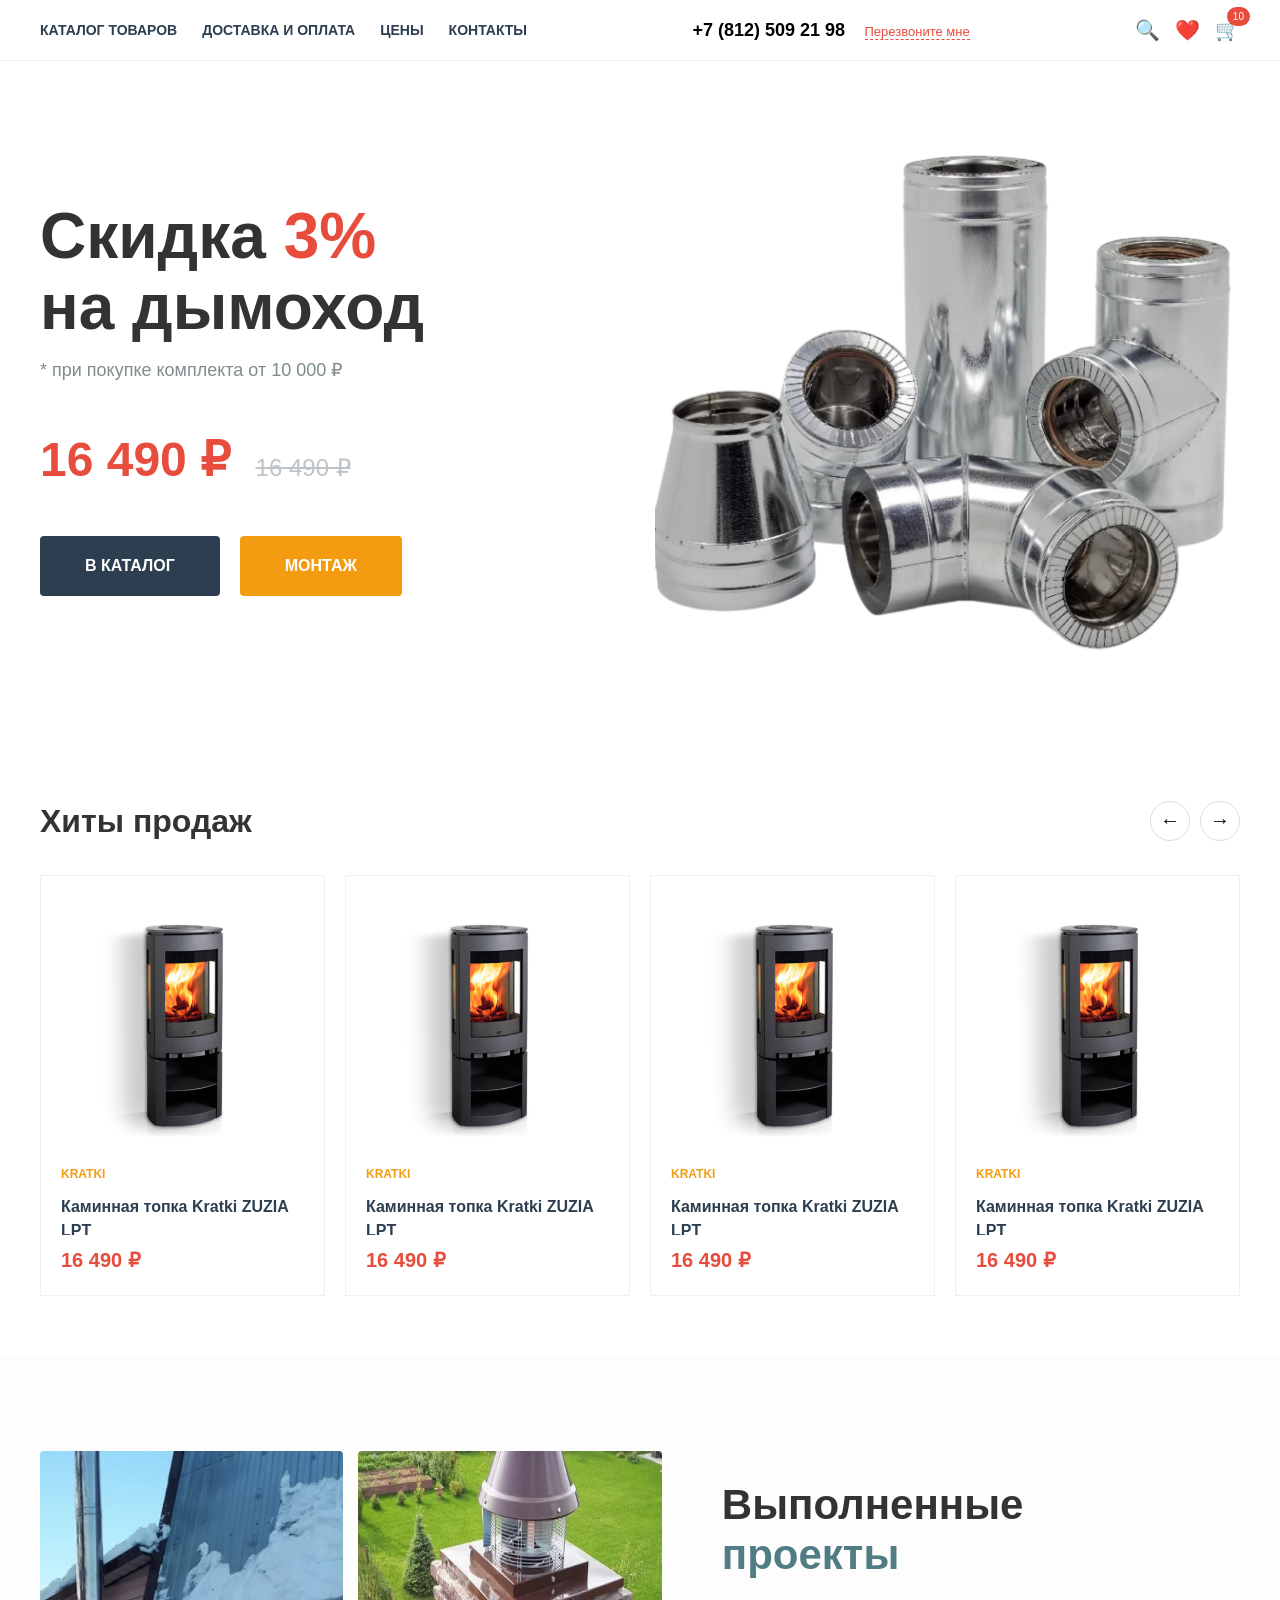
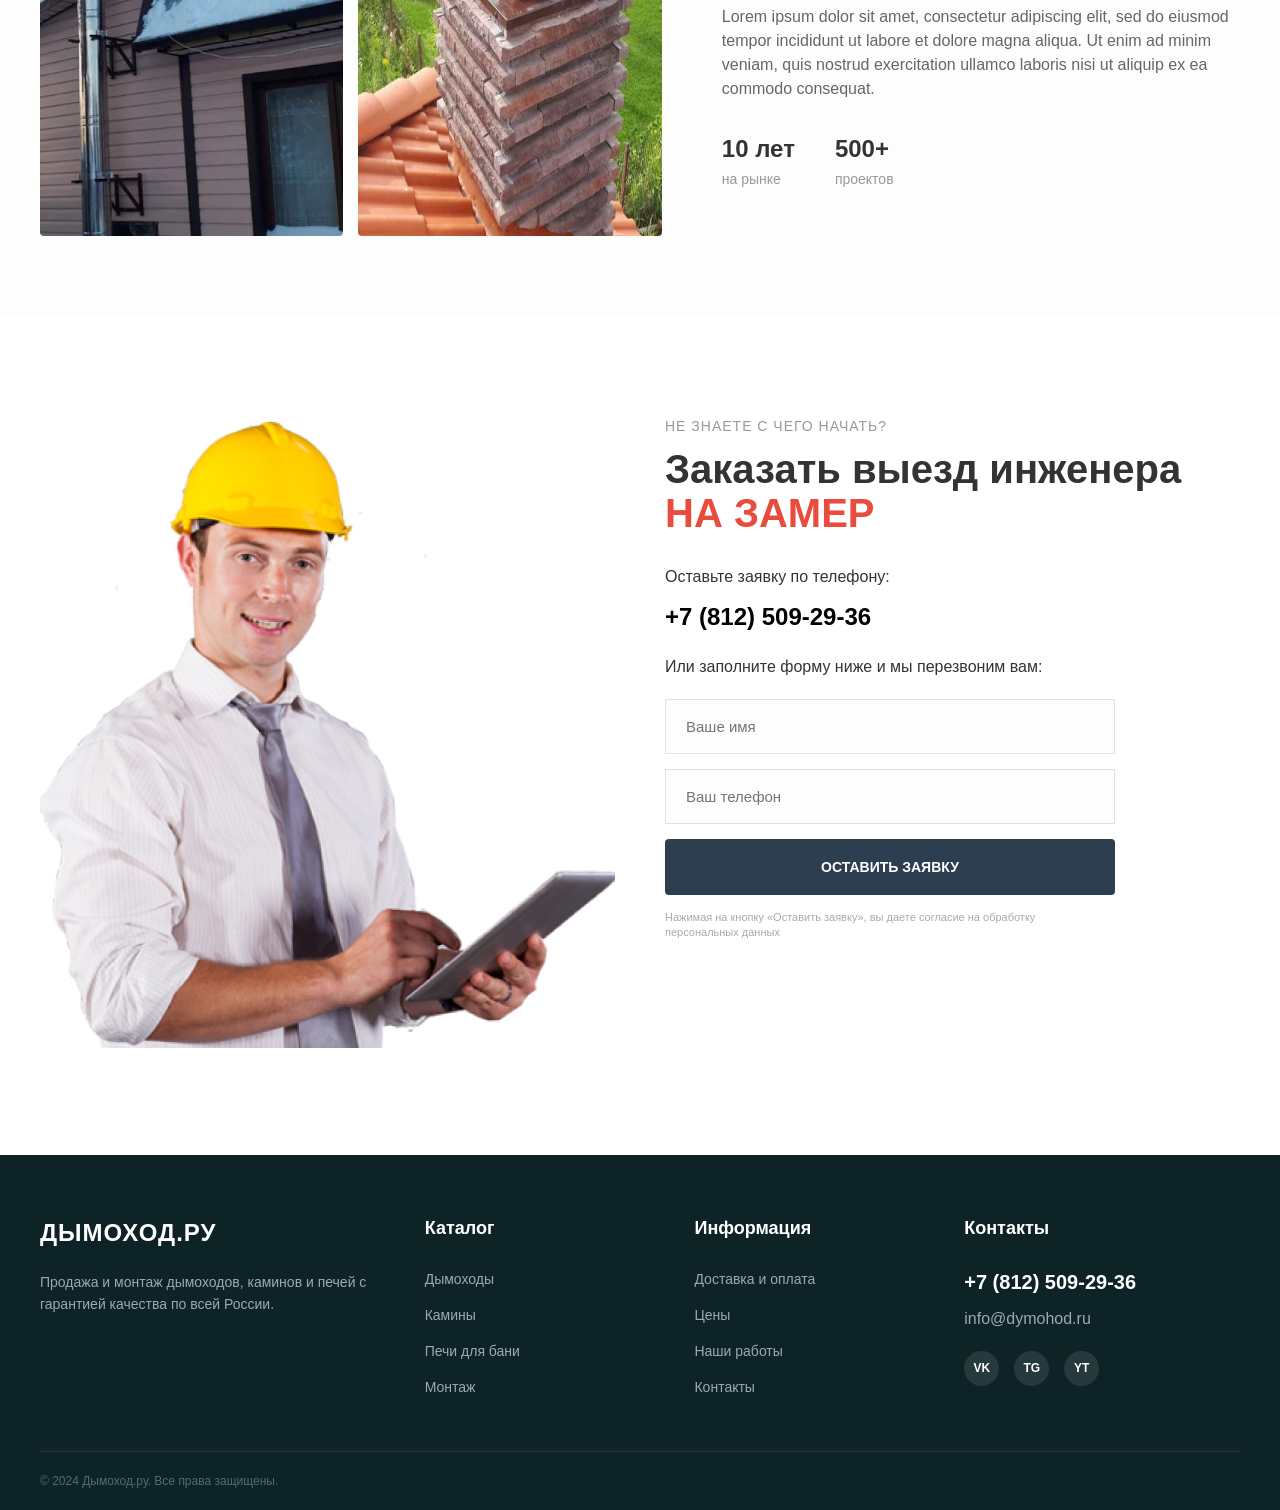
<file: PR1/index.html>
<!DOCTYPE html>
<html lang="ru">
<head>
    <meta charset="UTF-8">
    <meta name="viewport" content="width=device-width, initial-scale=1.0">
    <title>Дымоход.ру - Главная</title>
    <link rel="stylesheet" href="style.css">
</head>
<body>

    <header class="header">
        <div class="container header-row">
            <nav class="menu">
                <ul class="menu-list">
                    <li><a href="#">Каталог товаров</a></li>
                    <li><a href="#">Доставка и оплата</a></li>
                    <li><a href="#">Цены</a></li>
                    <li><a href="#">Контакты</a></li>
                </ul>
            </nav>

            <div class="header-contacts">
                <a href="tel:+78125092198" class="phone">+7 (812) 509 21 98</a>
                <button class="callback-btn">Перезвоните мне</button>
            </div>

            <div class="header-icons">
                <span class="icon">🔍</span>
                <span class="icon">❤️</span>
                <div class="cart-icon">
                    🛒 <span class="cart-count">10</span>
                </div>
            </div>
        </div>
    </header>

    <main class="hero">
        <div class="container hero-grid">
            
            <div class="hero-content">
                <h1 class="hero-title">Скидка <span class="accent-red">3%</span> <br> на дымоход</h1>
                <p class="hero-subtitle">* при покупке комплекта от 10 000 ₽</p>
                
                <div class="hero-price">
                    <span class="price-current">16 490 ₽</span>
                    <span class="price-old">16 490 ₽</span>
                </div>

                <div class="hero-actions">
                    <a href="#" class="btn btn-dark">в каталог</a>
                    <a href="#" class="btn btn-orange">монтаж</a>
                </div>
            </div>

            <div class="hero-visual">
                <img src="images/1.1.png" alt="Дымоход" class="hero-main-img">
            </div>

        </div>
    </main>
<section class="hits">
        <div class="container">
            <div class="hits-header">
                <h2 class="section-title">Хиты продаж</h2>
                <div class="slider-arrows">
                    <button class="arrow">←</button>
                    <button class="arrow">→</button>
                </div>
            </div>

            <div class="hits-grid">
                <div class="product-card">
                    <div class="product-img">
                        <img src="images/2.1.jpg" alt="Товар">
                    </div>
                    <div class="product-info">
                        <span class="product-brand">Kratki</span>
                        <h3 class="product-name">Каминная топка Kratki ZUZIA LPT</h3>
                        <p class="product-price">16 490 ₽</p>
                    </div>
                </div>

                <div class="product-card">
                <div class="product-img">
                <img src="images/2.1.jpg" alt="Товар">
                </div>
            <div   div class="product-info">
             <span class="product-brand">Kratki</span> <h3 class="product-name">Каминная топка Kratki ZUZIA LPT</h3>
         <p class="product-price">16 490 ₽</p> </div>
                </div>

                <div class="product-card">
                    <div class="product-img">
                        <img src="images/2.1.jpg" alt="Товар">
                    </div>
                    <div class="product-info">
                        <span class="product-brand">Kratki</span>
                        <h3 class="product-name">Каминная топка Kratki ZUZIA LPT</h3>
                        <p class="product-price">16 490 ₽</p>
                    </div>
                </div>

                <div class="product-card">
                    <div class="product-img">
                        <img src="images/2.1.jpg" alt="Товар">
                    </div>
                    <div class="product-info">
                        <span class="product-brand">Kratki</span>
                        <h3 class="product-name">Каминная топка Kratki ZUZIA LPT</h3>
                        <p class="product-price">16 490 ₽</p>
                    </div>
                </div>
            </div>
        </div>
    </section>
    <section class="projects">
        <div class="container projects-grid">
            
            <div class="projects-gallery">
                <div class="project-thumbs">
                    <img src="images/3.1.jpg" alt="Превью 1">
                    <img src="images/3.2.jpg" alt="Превью 2">
                </div>
            </div>

            <div class="projects-content">
                <h2 class="projects-title">Выполненные <br> <span class="accent-cyan">проекты</span></h2>
                <p class="projects-description">
                    Lorem ipsum dolor sit amet, consectetur adipiscing elit, sed do eiusmod tempor incididunt ut labore et dolore magna aliqua. Ut enim ad minim veniam, quis nostrud exercitation ullamco laboris nisi ut aliquip ex ea commodo consequat.
                </p>
                <div class="projects-info">
                    <div class="info-item">
                        <strong>10 лет</strong>
                        <span>на рынке</span>
                    </div>
                    <div class="info-item">
                        <strong>500+</strong>
                        <span>проектов</span>
                    </div>
                </div>
            </div>

        </div>
    </section>
<section class="zamer">
        <div class="container zamer-grid">
            
            <div class="zamer-visual">
                <img src="images/5.1.jpg" alt="Инженер" class="engineer-img">
            </div>

            <div class="zamer-content">
                <p class="zamer-uptitle">Не знаете с чего начать?</p>
                <h2 class="zamer-title">Заказать выезд инженера <br> <span class="accent-red">НА ЗАМЕР</span></h2>
                
                <p class="zamer-text">
                    Оставьте заявку по телефону: <br>
                    <a href="tel:+78125092936" class="zamer-phone">+7 (812) 509-29-36</a>
                </p>
                
                <p class="zamer-subtext">Или заполните форму ниже и мы перезвоним вам:</p>

                <form class="zamer-form">
                    <input type="text" placeholder="Ваше имя" class="input-field">
                    <input type="tel" placeholder="Ваш телефон" class="input-field">
                    <button type="submit" class="btn btn-dark">оставить заявку</button>
                </form>

                <p class="form-policy">
                    Нажимая на кнопку «Оставить заявку», вы даете согласие на обработку персональных данных
                </p>
            </div>

        </div>
    </section>
    <footer class="footer">
        <div class="container">
            <div class="footer-grid">
                
                <div class="footer-col">
                    <div class="footer-logo">ДЫМОХОД.РУ</div>
                    <p class="footer-about">Продажа и монтаж дымоходов, каминов и печей с гарантией качества по всей России.</p>
                </div>

                <div class="footer-col">
                    <h4 class="footer-title">Каталог</h4>
                    <ul class="footer-links">
                        <li><a href="#">Дымоходы</a></li>
                        <li><a href="#">Камины</a></li>
                        <li><a href="#">Печи для бани</a></li>
                        <li><a href="#">Монтаж</a></li>
                    </ul>
                </div>

                <div class="footer-col">
                    <h4 class="footer-title">Информация</h4>
                    <ul class="footer-links">
                        <li><a href="#">Доставка и оплата</a></li>
                        <li><a href="#">Цены</a></li>
                        <li><a href="#">Наши работы</a></li>
                        <li><a href="#">Контакты</a></li>
                    </ul>
                </div>

                <div class="footer-col">
                    <h4 class="footer-title">Контакты</h4>
                    <p class="footer-contact">+7 (812) 509-29-36</p>
                    <p class="footer-email">info@dymohod.ru</p>
                    <div class="footer-socials">
                        <a href="#" class="social-icon">VK</a>
                        <a href="#" class="social-icon">TG</a>
                        <a href="#" class="social-icon">YT</a>
                    </div>
                </div>

            </div>

            <div class="footer-bottom">
                <p>© 2024 Дымоход.ру. Все права защищены.</p>
            </div>
        </div>
    </footer>
</body>
</html>
</file>
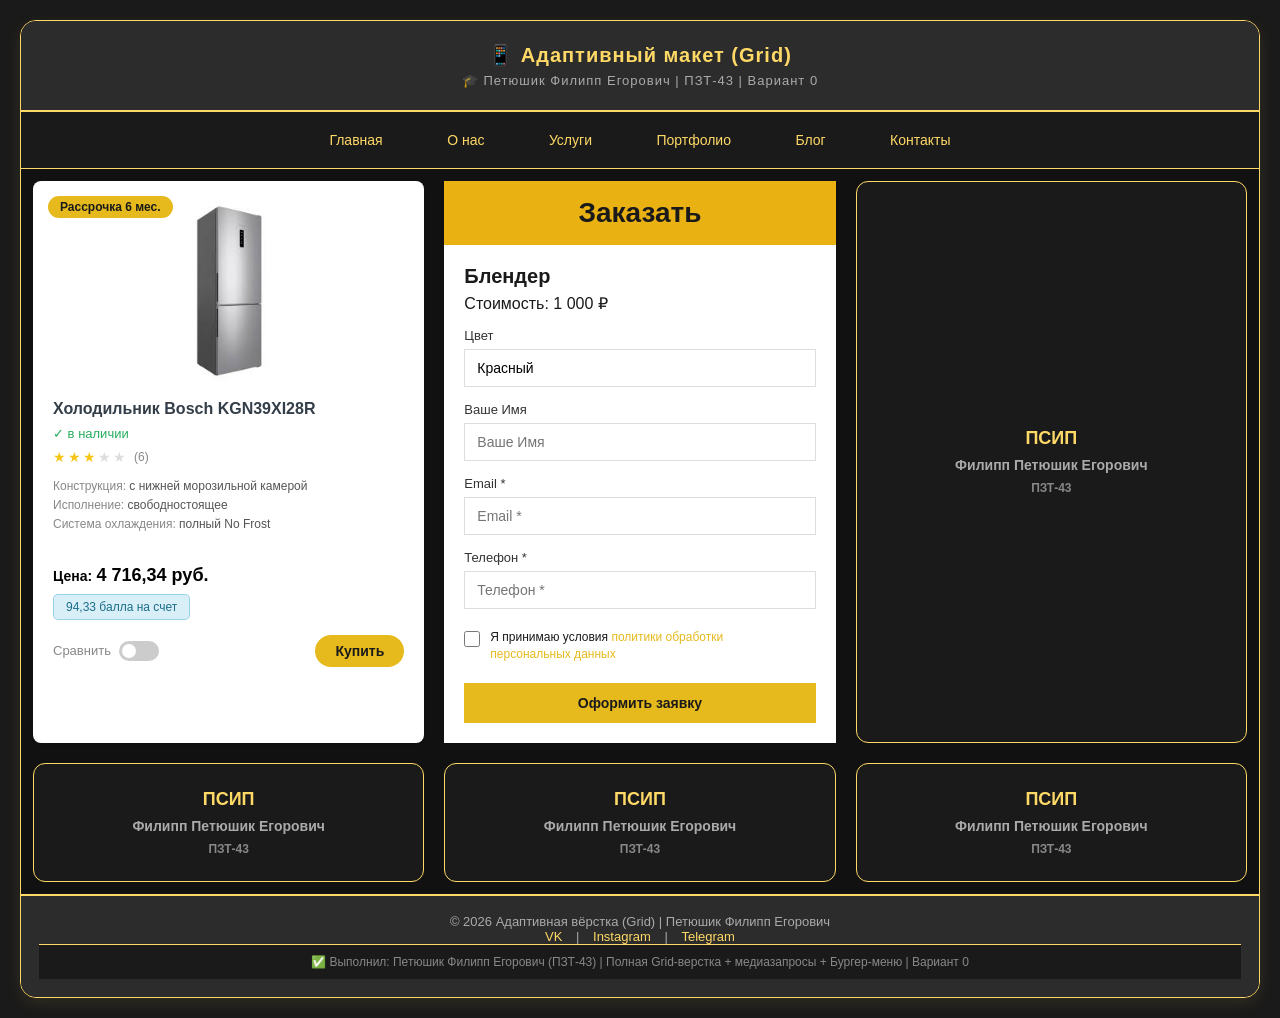
<file: ЛАБА 7/index.html>
<!DOCTYPE html>
<html lang="ru">
<head>
    <meta charset="UTF-8">
    <meta name="viewport" content="width=device-width, initial-scale=1.0">
    <title>Адаптивная вёрстка - Grid | Петюшик Ф.Е.</title>
    <style>
        /* ========== ГЛОБАЛЬНЫЕ СТИЛИ ========== */
        * {
            margin: 0;
            padding: 0;
            box-sizing: border-box;
        }
        body {
            font-family: 'Segoe UI', Tahoma, Geneva, Verdana, sans-serif;
            background: #1a1a1a;
            padding: 20px;
        }
        
        /* ========== ВСЯ СТРАНИЦА НА GRID ========== */
        .adaptive {
            width: 100%;
            max-width: 1280px;
            margin: 0 auto;
            background: #111;
            border-radius: 16px;
            overflow: hidden;
            box-shadow: 0 5px 15px rgba(255,217,102,0.1);
            border: 1px solid #ffd966;
            
            display: grid;
            grid-template-rows: auto auto 1fr auto;
            grid-template-areas: 
                "header"
                "nav"
                "content"
                "footer";
        }
        
        .header {
            grid-area: header;
            background: #2c2c2c;
            color: #ffd966;
            text-align: center;
            padding: 22px;
            font-size: 20px;
            font-weight: bold;
            letter-spacing: 1px;
            border-bottom: 2px solid #ffd966;
            position: relative;
        }
        
        .student-name {
            font-size: 13px;
            color: #aaa;
            margin-top: 6px;
            font-weight: normal;
        }

        /* ========== БУРГЕР-МЕНЮ ========== */
        .burger-checkbox {
            display: none;
        }
        .burger-icon {
            display: none;
            position: absolute;
            top: 20px;
            left: 20px;
            width: 30px;
            height: 25px;
            cursor: pointer;
            flex-direction: column;
            justify-content: space-between;
            z-index: 100;
        }
        .burger-icon span {
            display: block;
            width: 100%;
            height: 3px;
            background: #ffd966;
            border-radius: 3px;
            transition: 0.3s;
        }
        
        .nav {
            grid-area: nav;
            background: #1a1a1a;
            text-align: center;
            padding: 12px;
            border-bottom: 1px solid #ffd966;
        }
        .nav a {
            color: #ffd966;
            margin: 0 15px;
            text-decoration: none;
            font-size: 14px;
            padding: 8px 15px;
            border-radius: 25px;
            transition: all 0.2s;
            display: inline-block;
        }
        .nav a:hover {
            background: #ffd966;
            color: #000;
            transform: scale(1.02);
        }

        @media (max-width: 768px) {
            .burger-icon {
                display: flex;
            }
            .nav {
                position: fixed;
                top: 0;
                left: -100%;
                width: 70%;
                max-width: 280px;
                height: 100vh;
                background: #111;
                border-right: 2px solid #ffd966;
                padding: 70px 20px 20px;
                transition: left 0.3s ease;
                z-index: 99;
                text-align: left;
            }
            .nav a {
                display: block;
                margin: 15px 0;
                padding: 10px 15px;
                font-size: 16px;
            }
            .burger-checkbox:checked ~ .adaptive .nav {
                left: 0;
            }
            .burger-checkbox:checked ~ .adaptive .burger-icon span:nth-child(1) {
                transform: rotate(45deg) translate(8px, 8px);
            }
            .burger-checkbox:checked ~ .adaptive .burger-icon span:nth-child(2) {
                opacity: 0;
            }
            .burger-checkbox:checked ~ .adaptive .burger-icon span:nth-child(3) {
                transform: rotate(-45deg) translate(8px, -8px);
            }
            .header {
                padding: 22px 50px;
            }
        }

        /* ========== КОНТЕНТ НА GRID ========== */
        .content {
            grid-area: content;
            padding: 12px;
        }
        
        .blocks-container {
            display: grid;
            gap: 20px;
        }

        /* ДЕСКТОП (ширина > 1024px) — 3 колонки */
        @media (min-width: 1025px) {
            .blocks-container {
                grid-template-columns: repeat(3, 1fr);
            }
        }

        /* ПЛАНШЕТ (768px - 1024px) — 2 колонки */
        @media (max-width: 1024px) and (min-width: 769px) {
            .blocks-container {
                grid-template-columns: repeat(2, 1fr);
            }
        }

        /* ТЕЛЕФОН (до 768px) — 1 колонка */
        @media (max-width: 768px) {
            .blocks-container {
                grid-template-columns: 1fr;
            }
        }

        /* ========== СТИЛИ КАРТОЧКИ ТОВАРА ========== */
        .product-card {
            background: #fff;
            border-radius: 8px;
            position: relative;
            box-shadow: 0 1px 3px rgba(0,0,0,0.1);
            height: 100%;
            display: flex;
            flex-direction: column;
        }
        
        .product-card .card-content {
            padding: 20px;
            display: flex;
            flex-direction: column;
            gap: 15px;
        }
        
        .badge-installment {
            position: absolute;
            top: 15px;
            left: 15px;
            background: #e6ba1d;
            padding: 4px 12px;
            border-radius: 15px;
            font-size: 12px;
            font-weight: bold;
            color: #1a1a1a;
            z-index: 2;
        }
        
        .image-section {
            text-align: center;
        }
        
        .main-photo {
            width: 100%;
            height: auto;
            max-height: 180px;
            object-fit: contain;
        }
        
        .product-title {
            font-size: 16px;
            font-weight: 600;
            color: #333e48;
            margin-bottom: 8px;
        }
        
        .in-stock {
            color: #27ae60;
            font-size: 13px;
            margin-bottom: 8px;
        }
        
        .rating-row {
            display: flex;
            align-items: center;
            gap: 8px;
            margin-bottom: 12px;
        }
        
        .stars {
            display: flex;
            gap: 2px;
        }
        
        .star {
            color: #ddd;
            font-size: 14px;
        }
        
        .star.filled {
            color: #f5c518;
        }
        
        .reviews-count {
            color: #888;
            font-size: 12px;
        }
        
        .specs-list {
            font-size: 12px;
            line-height: 1.6;
            color: #555;
            margin-bottom: 15px;
        }
        
        .specs-list span {
            color: #888;
        }
        
        .price-block {
            margin-bottom: 8px;
        }
        
        .price-label {
            font-size: 14px;
            font-weight: bold;
        }
        
        .price-value {
            font-size: 18px;
            font-weight: bold;
        }
        
        .bonus-tag {
            background: rgba(0, 150, 200, 0.15);
            border: 1px solid rgba(0, 150, 200, 0.3);
            color: #1a6e8a;
            padding: 5px 12px;
            border-radius: 5px;
            font-size: 12px;
            display: inline-block;
            margin-bottom: 15px;
        }
        
        .purchase-row {
            display: flex;
            align-items: center;
            justify-content: space-between;
            gap: 12px;
            flex-wrap: wrap;
        }
        
        .compare-toggle {
            display: flex;
            align-items: center;
            gap: 8px;
        }
        
        .compare-label {
            font-size: 13px;
            color: #888;
        }
        
        .switch {
            position: relative;
            display: inline-block;
            width: 40px;
            height: 20px;
        }
        
        .switch input {
            display: none;
        }
        
        .slider {
            position: absolute;
            cursor: pointer;
            top: 0;
            left: 0;
            right: 0;
            bottom: 0;
            background-color: #ccc;
            transition: .4s;
            border-radius: 20px;
        }
        
        .slider:before {
            position: absolute;
            content: "";
            height: 14px;
            width: 14px;
            left: 3px;
            bottom: 3px;
            background-color: white;
            transition: .4s;
            border-radius: 50%;
        }
        
        input:checked + .slider {
            background-color: #e6ba1d;
        }
        
        input:checked + .slider:before {
            transform: translateX(20px);
        }
        
        .buy-button {
            background: #e6ba1d;
            color: #1a1a1a;
            border: none;
            padding: 8px 20px;
            border-radius: 25px;
            font-size: 14px;
            font-weight: bold;
            cursor: pointer;
            transition: 0.3s;
        }
        
        .buy-button:hover {
            background: #d4a80a;
            transform: translateY(-1px);
        }
        
        /* ========== СТИЛИ ФОРМЫ РЕГИСТРАЦИИ ========== */
        .form-container {
            background: white;
            width: 100%;
            height: 100%;
            box-shadow: 0 1px 3px rgba(0,0,0,0.1);
            overflow: hidden;
            display: flex;
            flex-direction: column;
        }
        
        .yellow-header {
            background-color: #eab010fb;
            padding: 16px 24px;
            text-align: center;
        }
        
        .form-title {
            font-size: 28px;
            font-weight: 600;
            color: #1a1a1a;
            margin: 0;
        }
        
        .product-block {
            padding: 20px 20px 0 20px;
            text-align: left;
            margin-bottom: 15px;
        }
        
        .product-name {
            font-size: 20px;
            font-weight: 600;
            color: #1a1a1a;
            margin-bottom: 6px;
        }
        
        .product-price {
            font-size: 16px;
            font-weight: 500;
            color: #1a1a1a;
        }
        
        .order-form {
            padding: 0 20px 20px 20px;
        }
        
        .form-field {
            margin-bottom: 15px;
        }
        
        .form-field label {
            display: block;
            font-size: 13px;
            font-weight: 500;
            color: #333;
            margin-bottom: 6px;
        }
        
        .form-field input,
        .form-field select {
            width: 100%;
            padding: 10px 12px;
            border: 1px solid #ddd;
            border-radius: 0px;
            font-size: 14px;
            background: white;
            transition: all 0.3s;
        }
        
        .form-field input:focus,
        .form-field select:focus {
            outline: none;
            border-color: #e6ba1d;
        }
        
        .select-wrapper {
            position: relative;
        }
        
        .select-wrapper select {
            appearance: none;
            -webkit-appearance: none;
            cursor: pointer;
        }
        
        .checkbox-field {
            display: flex;
            align-items: flex-start;
            gap: 10px;
            margin: 20px 0;
        }
        
        .checkbox-field input {
            width: 16px;
            height: 16px;
            margin-top: 2px;
            cursor: pointer;
            flex-shrink: 0;
        }
        
        .checkbox-field label {
            font-size: 12px;
            line-height: 1.4;
            display: inline;
        }
        
        .black-text {
            color: #1a1a1a;
            font-weight: normal;
        }
        
        .yellow-text {
            color: #e6ba1d !important;
            font-weight: 500;
        }
        
        .submit-btn {
            width: 100%;
            border: none;
            padding: 12px;
            font-size: 14px;
            font-weight: 600;
            border-radius: 0px;
            cursor: pointer;
            transition: all 0.3s;
        }
        
        .yellow-btn {
            background: #e6ba1d;
            color: #1a1a1a;
        }
        
        .yellow-btn:hover {
            background: #d4a80a;
            transform: translateY(-1px);
        }
        
        /* ========== АДАПТИВНОЕ СЖАТИЕ КАРТОЧКИ И ФОРМЫ ========== */
        @media (max-width: 1024px) {
            .product-card .card-content {
                padding: 15px;
                gap: 10px;
            }
            .product-title {
                font-size: 14px;
            }
            .price-value {
                font-size: 16px;
            }
            .buy-button {
                padding: 6px 15px;
                font-size: 12px;
            }
            .specs-list {
                font-size: 10px;
            }
            .main-photo {
                max-height: 130px;
            }
            .form-title {
                font-size: 22px;
            }
            .product-name {
                font-size: 16px;
            }
            .product-price {
                font-size: 14px;
            }
            .yellow-header {
                padding: 12px 20px;
            }
            .product-block {
                padding: 15px 15px 0 15px;
            }
            .order-form {
                padding: 0 15px 15px 15px;
            }
        }
        
        @media (max-width: 768px) {
            .product-card .card-content {
                padding: 12px;
                gap: 8px;
            }
            .product-title {
                font-size: 13px;
            }
            .buy-button {
                padding: 5px 12px;
                font-size: 11px;
            }
            .specs-list {
                font-size: 9px;
            }
            .main-photo {
                max-height: 110px;
            }
            .form-title {
                font-size: 20px;
            }
        }
        
        /* ========== ПУСТЫЕ БЛОКИ-ЗАГЛУШКИ ========== */
        .block-placeholder {
            background: #1a1a1a;
            text-align: center;
            padding: 25px 15px;
            border-radius: 12px;
            border: 1px solid #ffd966;
            font-weight: 600;
            color: #ffd966;
            transition: all 0.2s;
            display: flex;
            flex-direction: column;
            justify-content: center;
            gap: 8px;
        }
        
        .block-placeholder:hover {
            background: #2a2a2a;
            border-color: #ffaa33;
        }
        
        .placeholder-title {
            font-size: 18px;
            font-weight: 700;
            color: #ffd966;
        }
        
        .placeholder-name {
            font-size: 14px;
            color: #aaa;
        }
        
        .placeholder-group {
            font-size: 12px;
            color: #888;
        }
        
        @media (max-width: 1024px) {
            .placeholder-title {
                font-size: 14px;
            }
            .placeholder-name {
                font-size: 11px;
            }
            .placeholder-group {
                font-size: 10px;
            }
            .block-placeholder {
                padding: 18px 10px;
            }
        }

        .social a {
            color: #ffd966;
            margin: 0 10px;
            text-decoration: none;
            transition: color 0.2s;
        }
        .social a:hover {
            color: #ffaa33;
            text-decoration: underline;
        }
        
        .footer {
            grid-area: footer;
            background: #2c2c2c;
            color: #aaa;
            text-align: center;
            padding: 18px;
            font-size: 13px;
            border-top: 2px solid #ffd966;
        }
        
        .group-info {
            background: #1a1a1a;
            text-align: center;
            padding: 10px;
            font-size: 12px;
            color: #888;
            border-top: 1px solid #ffd966;
        }
    </style>
</head>
<body>
    <!-- Бургер-меню -->
    <input type="checkbox" id="burger-toggle" class="burger-checkbox">
    <label for="burger-toggle" class="burger-icon">
        <span></span>
        <span></span>
        <span></span>
    </label>

    <div class="adaptive">
        <div class="header">
            <span class="logo-text">📱 Адаптивный макет (Grid)</span>
            <div class="student-name">🎓 Петюшик Филипп Егорович | ПЗТ-43 | Вариант 0</div>
        </div>

        <div class="nav">
            <a href="#">Главная</a>
            <a href="#">О нас</a>
            <a href="#">Услуги</a>
            <a href="#">Портфолио</a>
            <a href="#">Блог</a>
            <a href="#">Контакты</a>
        </div>

        <div class="content">
            <div class="blocks-container">
                <!-- КАРТОЧКА ТОВАРА -->
                <div class="product-card">
                    <div class="badge-installment">Рассрочка 6 мес.</div>
                    <div class="card-content">
                        <div class="image-section">
                            <img src="holodos.jpg" alt="Bosch KGN39XI28R" class="main-photo">
                        </div>
                        <div class="info-section">
                            <h2 class="product-title">Холодильник Bosch KGN39XI28R</h2>
                            <div class="in-stock">✓ в наличии</div>
                            <div class="rating-row">
                                <div class="stars">
                                    <span class="star filled">★</span>
                                    <span class="star filled">★</span>
                                    <span class="star filled">★</span>
                                    <span class="star">★</span>
                                    <span class="star">★</span>
                                </div>
                                <span class="reviews-count">(6)</span>
                            </div>
                            <div class="specs-list">
                                <p><span>Конструкция:</span> с нижней морозильной камерой</p>
                                <p><span>Исполнение:</span> свободностоящее</p>
                                <p><span>Система охлаждения:</span> полный No Frost</p>
                            </div>
                        </div>
                        <div class="action-section">
                            <div class="price-block">
                                <span class="price-label">Цена:</span>
                                <span class="price-value">4 716,34 руб.</span>
                            </div>
                            <div class="bonus-tag">94,33 балла на счет</div>
                            <div class="purchase-row">
                                <div class="compare-toggle">
                                    <span class="compare-label">Сравнить</span>
                                    <label class="switch">
                                        <input type="checkbox">
                                        <span class="slider"></span>
                                    </label>
                                </div>
                                <button class="buy-button">Купить</button>
                            </div>
                        </div>
                    </div>
                </div>
                
                <!-- ФОРМА РЕГИСТРАЦИИ -->
                <div class="form-container">
                    <div class="yellow-header">
                        <h1 class="form-title">Заказать</h1>
                    </div>
                    
                    <div class="product-block">
                        <div class="product-name">Блендер</div>
                        <div class="product-price">Стоимость: 1 000 ₽</div>
                    </div>
                    
                    <form class="order-form">
                        <div class="form-field">
                            <label>Цвет</label>
                            <div class="select-wrapper">
                                <select>
                                    <option>Красный</option>
                                    <option>Синий</option>
                                    <option>Черный</option>
                                    <option>Белый</option>
                                </select>
                            </div>
                        </div>
                        
                        <div class="form-field">
                            <label>Ваше Имя</label>
                            <input type="text" placeholder="Ваше Имя">
                        </div>
                        
                        <div class="form-field">
                            <label>Email *</label>
                            <input type="email" placeholder="Email *">
                        </div>
                        
                        <div class="form-field">
                            <label>Телефон *</label>
                            <input type="tel" placeholder="Телефон *">
                        </div>
                        
                        <div class="checkbox-field">
                            <input type="checkbox" id="agree">
                            <label for="agree">
                                <span class="black-text">Я принимаю условия</span>
                                <span class="yellow-text">политики обработки<br>персональных данных</span>
                            </label>
                        </div>
                        
                        <button type="submit" class="submit-btn yellow-btn">Оформить заявку</button>
                    </form>
                </div>
                
                <!-- 4 ПУСТЫХ БЛОКА-ЗАГЛУШКИ -->
                <div class="block-placeholder">
                    <div class="placeholder-title">ПСИП</div>
                    <div class="placeholder-name">Филипп Петюшик Егорович</div>
                    <div class="placeholder-group">ПЗТ-43</div>
                </div>
                <div class="block-placeholder">
                    <div class="placeholder-title">ПСИП</div>
                    <div class="placeholder-name">Филипп Петюшик Егорович</div>
                    <div class="placeholder-group">ПЗТ-43</div>
                </div>
                <div class="block-placeholder">
                    <div class="placeholder-title">ПСИП</div>
                    <div class="placeholder-name">Филипп Петюшик Егорович</div>
                    <div class="placeholder-group">ПЗТ-43</div>
                </div>
                <div class="block-placeholder">
                    <div class="placeholder-title">ПСИП</div>
                    <div class="placeholder-name">Филипп Петюшик Егорович</div>
                    <div class="placeholder-group">ПЗТ-43</div>
                </div>
            </div>
        </div>

        <div class="footer">
            <p>© 2026 Адаптивная вёрстка (Grid) | Петюшик Филипп Егорович</p>
            <div class="social">
                <a href="#">VK</a> | <a href="#">Instagram</a> | <a href="#">Telegram</a>
            </div>
            <div class="group-info">
                ✅ Выполнил: Петюшик Филипп Егорович (ПЗТ-43) | Полная Grid-верстка + медиазапросы + Бургер-меню | Вариант 0
            </div>
        </div>
    </div>
</body>
</html>
</file>
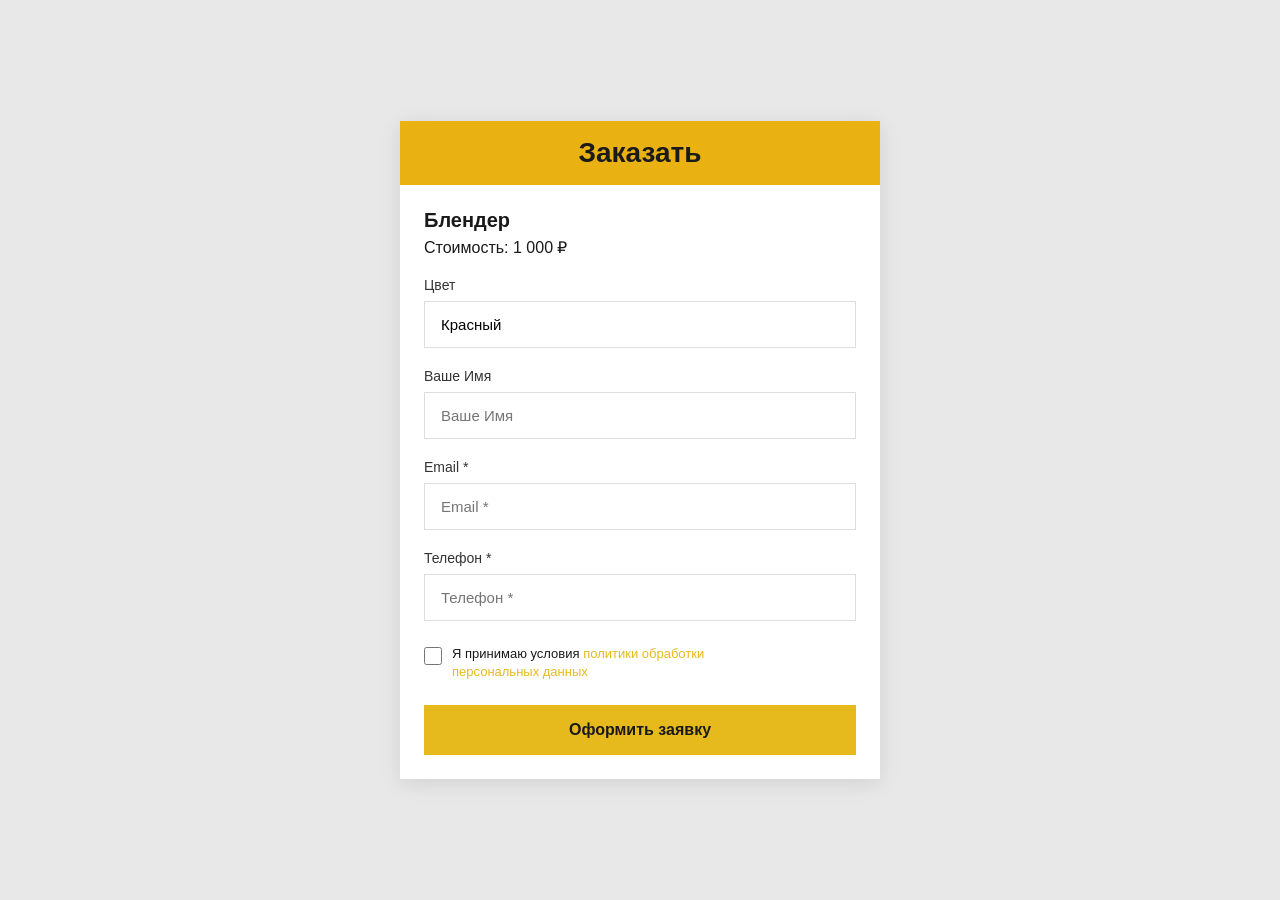
<file: LABA8/ZD1/index.html>
<!DOCTYPE html>
<html lang="ru">
<head>
    <meta charset="UTF-8">
    <meta name="viewport" content="width=device-width, initial-scale=1.0">
    <title>Заказать | Форма</title>
    <link rel="stylesheet" href="style.css">
</head>
<body>
    <div class="form-container">
        <!-- ЗАЛИТЫЙ ЖЁЛТЫЙ ПРЯМОУГОЛЬНИК НА ВСЮ ШИРИНУ -->
        <div class="yellow-header">
            <h1 class="form-title">Заказать</h1>
        </div>
        
        <!-- Блендер и стоимость по ЛЕВОМУ КРАЮ -->
        <div class="product-block">
            <div class="product-name">Блендер</div>
            <div class="product-price">Стоимость: 1 000 ₽</div>
        </div>
        
        <form class="order-form">
            <div class="form-field">
                <label>Цвет</label>
                <div class="select-wrapper">
                    <select>
                        <option>Красный</option>
                        <option>Синий</option>
                        <option>Черный</option>
                        <option>Белый</option>
                    </select>
                </div>
            </div>
            
            <div class="form-field">
                <label>Ваше Имя</label>
                <input type="text" placeholder="Ваше Имя">
            </div>
            
            <div class="form-field">
                <label>Email *</label>
                <input type="email" placeholder="Email *">
            </div>
            
            <div class="form-field">
                <label>Телефон *</label>
                <input type="tel" placeholder="Телефон *">
            </div>
            
            <!-- Чекбокс: текст на две строки -->
            <div class="checkbox-field">
                <input type="checkbox" id="agree">
                <label for="agree">
                    <span class="black-text">Я принимаю условия</span>
                    <span class="yellow-text">политики обработки<br>персональных данных</span>
                </label>
            </div>
            
            <button type="submit" class="submit-btn yellow-btn">Оформить заявку</button>
        </form>
    </div>
</body>
</html>
</file>
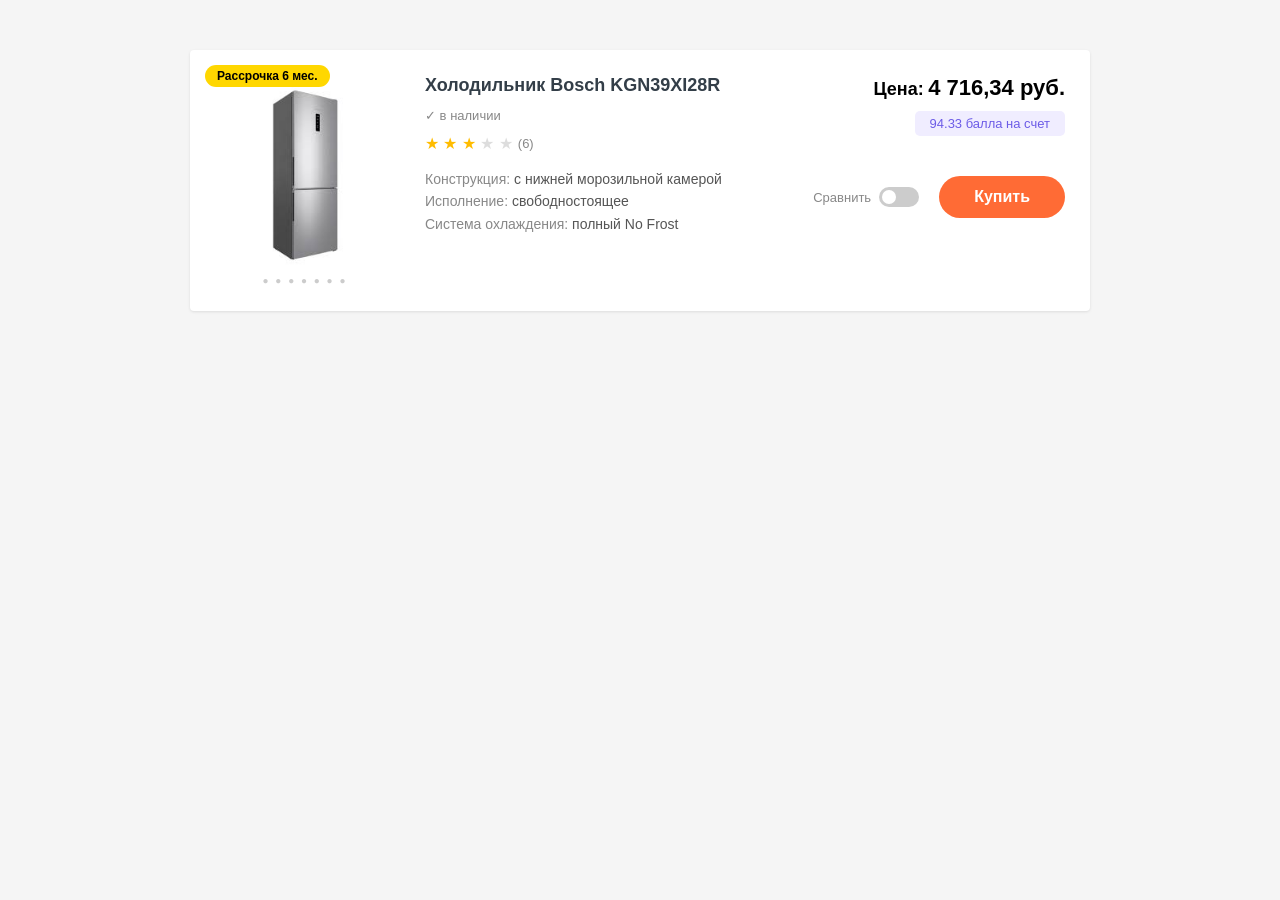
<file: LABA8/ZD2/index.html>
<!DOCTYPE html>
<html lang="ru">
<head>
    <meta charset="UTF-8">
    <meta name="viewport" content="width=device-width, initial-scale=1.0">
    <title>Карточка товара</title>
    <link rel="stylesheet" href="style.css">
</head>
<body>
    <div class="product-card">
        <div class="badge-installment">Рассрочка 6 мес.</div>
        
        <div class="card-content">
            <div class="image-section">
                <img src="holodos.jpg" alt="Bosch KGN39XI28R" class="main-photo">
                <div class="dots-bottom">● ● ● ● ● ● ●</div>
            </div>

            <div class="info-section">
                <h2 class="product-title">Холодильник Bosch KGN39XI28R</h2>
                <div class="status-row">
                    <span class="in-stock">✓ в наличии</span>
                </div>
                <div class="rating-row">
                    <div class="stars">
                        <span class="star filled">★</span>
                        <span class="star filled">★</span>
                        <span class="star filled">★</span>
                        <span class="star">★</span>
                        <span class="star">★</span>
                    </div>
                    <span class="reviews-count">(6)</span>
                </div>
                
                <div class="specs-list">
                    <p><span>Конструкция:</span> с нижней морозильной камерой</p>
                    <p><span>Исполнение:</span> свободностоящее</p>
                    <p><span>Система охлаждения:</span> полный No Frost</p>
                </div>
            </div>

            <div class="action-section">
                <div class="price-block">
                    <span class="price-label">Цена:</span>
                    <span class="price-value">4 716,34 руб.</span>
                </div>
                
                <div class="bonus-tag">94.33 балла на счет</div>
                
                <div class="purchase-row">
                    <div class="compare-toggle">
                        <span class="compare-label">Сравнить</span>
                        <label class="switch">
                            <input type="checkbox">
                            <span class="slider"></span>
                        </label>
                    </div>
                    <button class="buy-button">Купить</button>
                </div>
            </div>
        </div>
    </div>
</body>
</html>
</file>
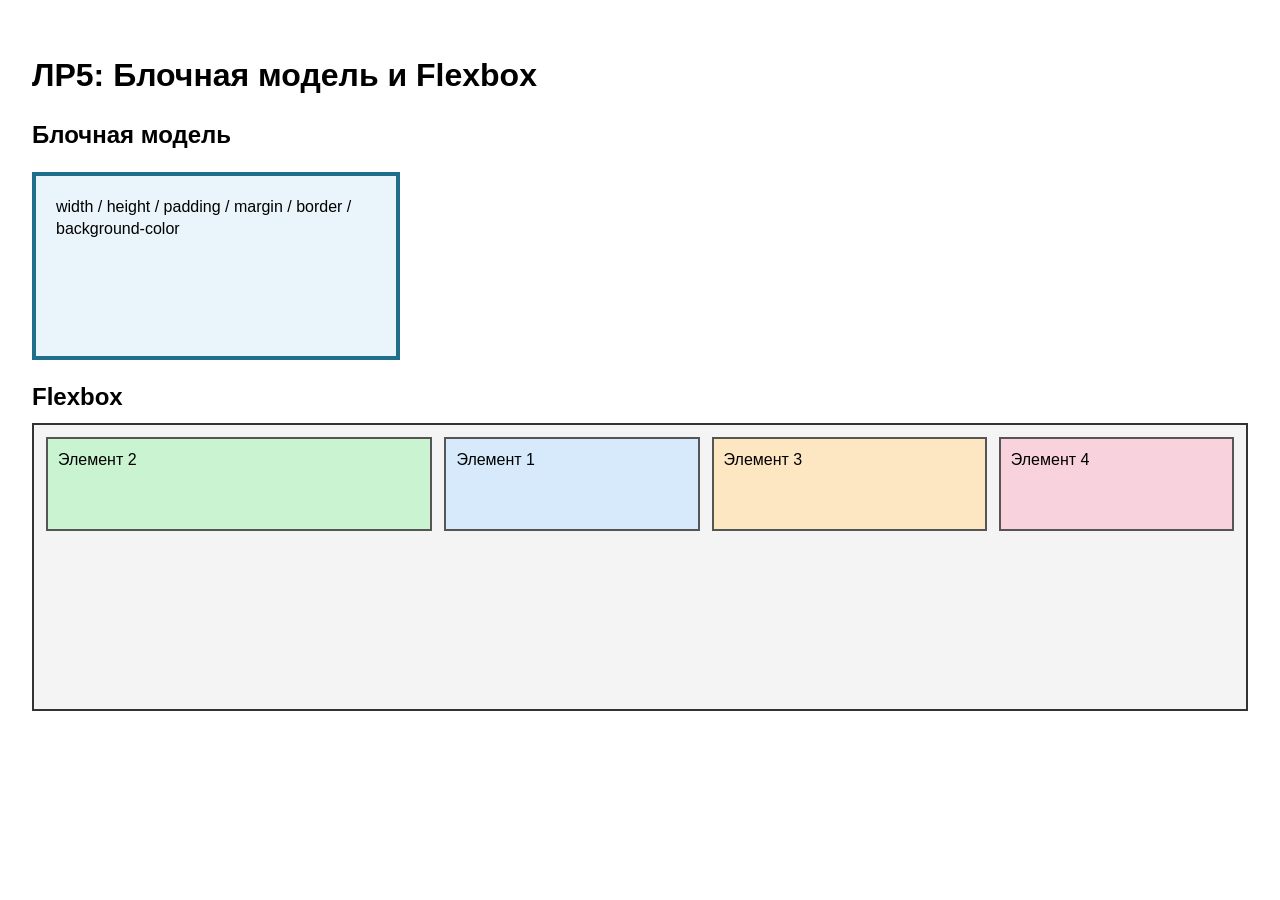
<file: LABA5/laba5.html>
<!DOCTYPE html>
<html lang="ru">
<head>
    <meta charset="UTF-8">
    <meta name="viewport" content="width=device-width, initial-scale=1.0">
    <title>ЛР5 - Flexbox</title>
    <link rel="stylesheet" href="laba5.css">
</head>
<body class="flexbox-page">
    <h1>ЛР5: Блочная модель и Flexbox</h1>
    <h2>Блочная модель</h2>
    <div class="box-model-demo">
        width / height / padding / margin / border / background-color
    </div>
    <h2>Flexbox</h2>
    <div class="flex-container">
        <div class="item item-1">Элемент 1</div>
        <div class="item item-2">Элемент 2</div>
        <div class="item item-3">Элемент 3</div>
        <div class="item item-4">Элемент 4</div>
    </div>
</body>
</html>
</file>
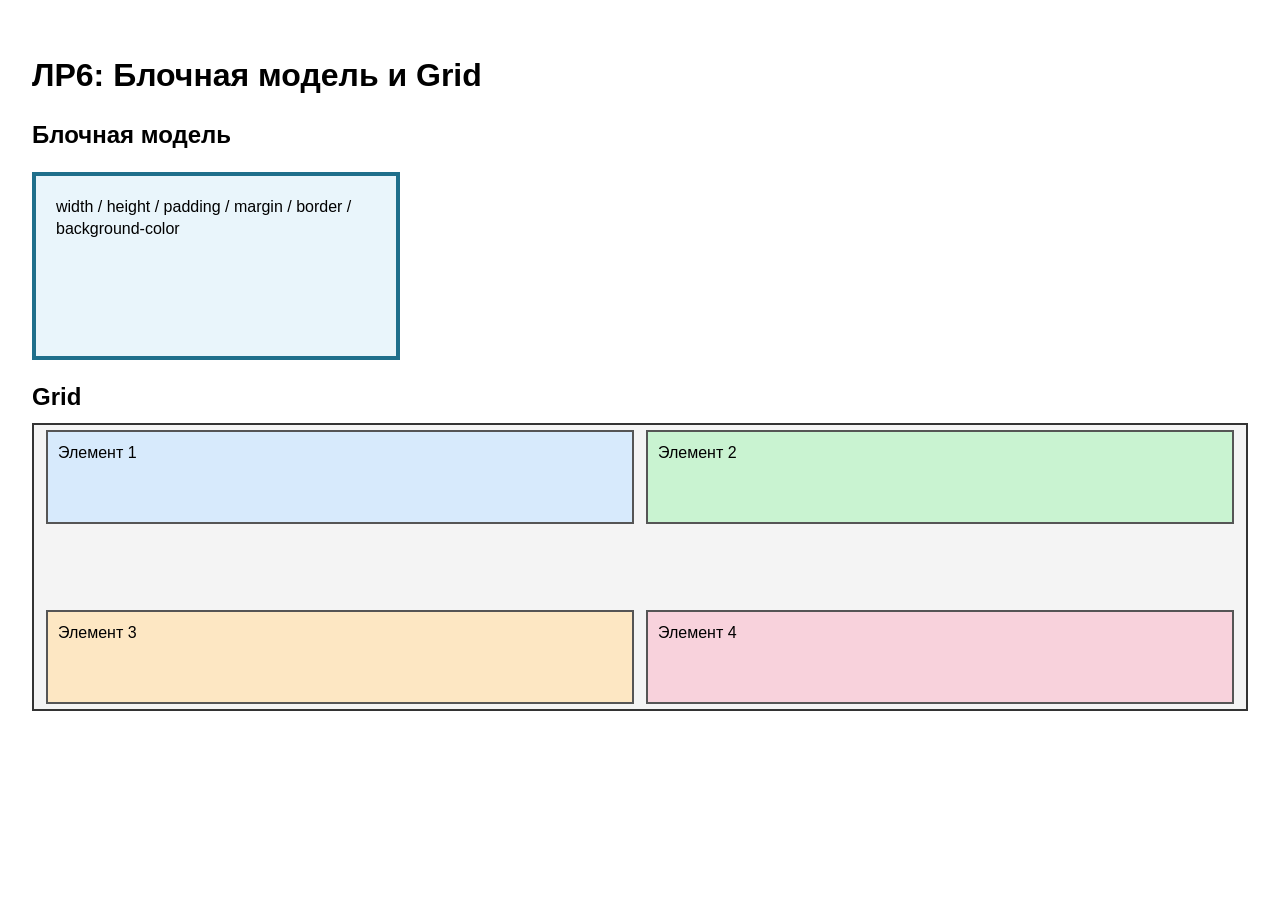
<file: LABA6/laba6.html>
<!DOCTYPE html>
<html lang="ru">
<head>
    <meta charset="UTF-8">
    <meta name="viewport" content="width=device-width, initial-scale=1.0">
    <title>ЛР6 - Grid</title>
    <link rel="stylesheet" href="laba6.css">
</head>
<body class="grid-page">
    <h1>ЛР6: Блочная модель и Grid</h1>
    
    <h2>Блочная модель</h2>
    <div class="box-model-demo">
        width / height / padding / margin / border / background-color
    </div>
    
    <h2>Grid</h2>
    <div class="grid-container">
        <div class="item item-1">Элемент 1</div>
        <div class="item item-2">Элемент 2</div>
        <div class="item item-3">Элемент 3</div>
        <div class="item item-4">Элемент 4</div>
    </div>
</body>
</html>
</file>
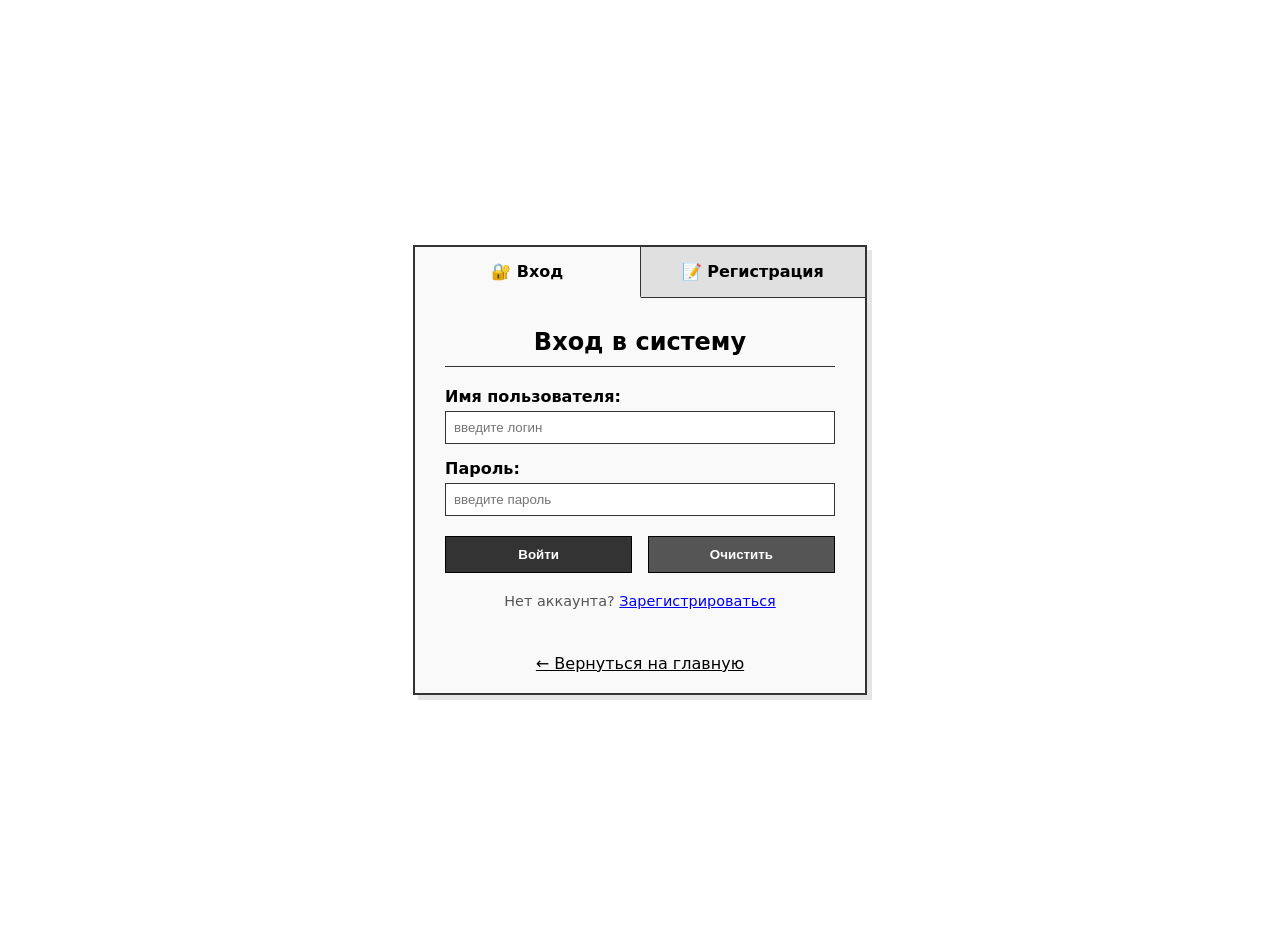
<file: ЛАБА 1-4/login.html>
<!DOCTYPE html>
<html lang="ru">
<head>
    <meta charset="UTF-8">
    <meta name="viewport" content="width=device-width, initial-scale=1.0">
    <title>Вход / Регистрация | Портфолио</title>
    <style>
        body {
            font-family: system-ui, 'Segoe UI', Roboto, sans-serif;
            background: white;
            color: black;
            display: flex;
            justify-content: center;
            align-items: center;
            height: 100vh;
            margin: 0;
            padding: 20px;
        }
        .auth-container {
            border: 2px solid #333;
            max-width: 450px;
            width: 100%;
            background: #f9f9f9;
            box-shadow: 5px 5px 0 rgba(0,0,0,0.1);
        }
        .tabs {
            display: flex;
            border-bottom: 1px solid #333;
        }
        .tab {
            flex: 1;
            text-align: center;
            padding: 15px;
            background: #e0e0e0;
            cursor: pointer;
            font-weight: bold;
            border-right: 1px solid #333;
            transition: background 0.2s;
        }
        .tab:last-child {
            border-right: none;
        }
        .tab.active {
            background: #f9f9f9;
            border-bottom: 2px solid #f9f9f9;
            margin-bottom: -1px;
        }
        .tab-content {
            padding: 30px;
            display: none;
        }
        .tab-content.active {
            display: block;
        }
        h2 {
            text-align: center;
            margin-top: 0;
            border-bottom: 1px solid #333;
            padding-bottom: 10px;
        }
        label {
            display: block;
            margin-top: 15px;
            font-weight: bold;
        }
        input[type="text"],
        input[type="password"],
        input[type="email"] {
            width: 100%;
            padding: 8px;
            margin-top: 5px;
            border: 1px solid #333;
            background: white;
            box-sizing: border-box;
        }
        .buttons {
            display: flex;
            justify-content: space-between;
            margin-top: 20px;
        }
        input[type="submit"],
        input[type="reset"],
        .register-btn {
            padding: 10px 20px;
            background: #333;
            color: white;
            border: 1px solid #000;
            cursor: pointer;
            font-weight: bold;
            width: 48%;
            text-align: center;
            box-sizing: border-box;
        }
        input[type="reset"] {
            background: #555;
        }
        input[type="submit"]:hover,
        input[type="reset"]:hover,
        .register-btn:hover {
            background: #111;
        }
        .note {
            text-align: center;
            margin-top: 20px;
            font-size: 0.9em;
            color: #555;
        }
        .back-link {
            text-align: center;
            margin-top: 15px;
            padding-bottom: 20px;
        }
        .back-link a {
            color: black;
            text-decoration: underline;
        }
        .password-hint {
            font-size: 0.8em;
            color: #666;
            margin-top: 3px;
        }
    </style>
</head>
<body>
    <div class="auth-container">
        <!-- Вкладки -->
        <div class="tabs">
            <div class="tab active" onclick="switchTab('login')">🔐 Вход</div>
            <div class="tab" onclick="switchTab('register')">📝 Регистрация</div>
        </div>

        <!-- Форма авторизации -->
        <div id="login" class="tab-content active">
            <h2>Вход в систему</h2>
            <form action="#" method="post">
                <label for="login-username">Имя пользователя:</label>
                <input type="text" id="login-username" name="username" placeholder="введите логин" required>

                <label for="login-password">Пароль:</label>
                <input type="password" id="login-password" name="password" placeholder="введите пароль" required>

                <div class="buttons">
                    <input type="submit" value="Войти">
                    <input type="reset" value="Очистить">
                </div>
            </form>
            <div class="note">
                Нет аккаунта? <a href="#" onclick="switchTab('register'); return false;">Зарегистрироваться</a>
            </div>
        </div>

        <!-- Форма регистрации -->
        <div id="register" class="tab-content">
            <h2>Регистрация</h2>
            <form action="#" method="post">
                <label for="reg-username">Имя пользователя:*</label>
                <input type="text" id="reg-username" name="username" placeholder="придумайте логин" required>

                <label for="reg-email">Email:*</label>
                <input type="email" id="reg-email" name="email" placeholder="ваш email" required>

                <label for="reg-password">Пароль:*</label>
                <input type="password" id="reg-password" name="password" placeholder="минимум 6 символов" required>
                <div class="password-hint">не менее 6 символов</div>

                <label for="reg-confirm">Подтверждение пароля:*</label>
                <input type="password" id="reg-confirm" name="confirm_password" placeholder="повторите пароль" required>

                <div class="buttons">
                    <input type="submit" value="Зарегистрироваться" class="register-btn">
                    <input type="reset" value="Очистить">
                </div>
            </form>
            <div class="note">
                Уже есть аккаунт? <a href="#" onclick="switchTab('login'); return false;">Войти</a>
            </div>
        </div>

        <!-- Ссылка на главную -->
        <div class="back-link">
            <a href="index.html" target="_blank">← Вернуться на главную</a>
        </div>
    </div>

    <script>
        function switchTab(tabId) {
            // Скрываем все вкладки
            document.querySelectorAll('.tab-content').forEach(tab => {
                tab.classList.remove('active');
            });
            
            // Убираем активный класс у всех кнопок вкладок
            document.querySelectorAll('.tab').forEach(tab => {
                tab.classList.remove('active');
            });
            
            // Показываем выбранную вкладку
            document.getElementById(tabId).classList.add('active');
            
            // Активируем соответствующую кнопку
            const tabs = document.querySelectorAll('.tab');
            if (tabId === 'login') {
                tabs[0].classList.add('active');
            } else {
                tabs[1].classList.add('active');
            }
        }
    </script>
</body>
</html>
</file>
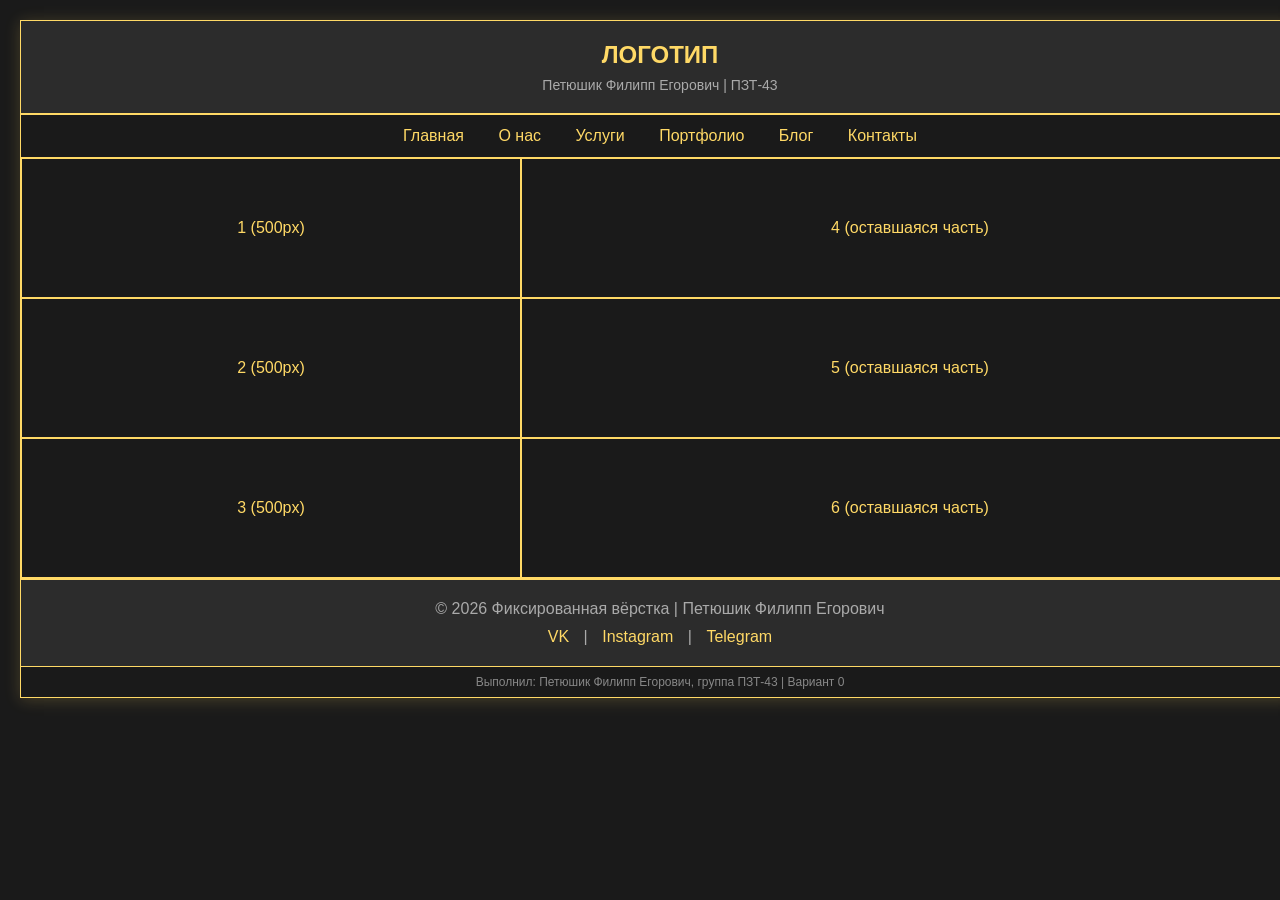
<file: LABA5/ZADANIA/index1.html>
<!DOCTYPE html>
<html lang="ru">
<head>
    <meta charset="UTF-8">
    <title>Фиксированная вёрстка - Вариант 0 | Петюшик Ф.Е.</title>
    <style>
        * {
            margin: 0;
            padding: 0;
            box-sizing: border-box;
        }
        body {
            font-family: Arial, sans-serif;
            background: #1a1a1a;
            padding: 20px;
        }
        .fixed {
            width: 1280px;
            margin: 0 auto;
            background: #111;
            box-shadow: 0 2px 15px rgba(255,217,102,0.2);
            border: 1px solid #ffd966;
        }
        .header {
            background: #2c2c2c;
            color: #ffd966;
            text-align: center;
            padding: 20px;
            border-bottom: 2px solid #ffd966;
        }
        .logo {
            font-size: 24px;
            font-weight: bold;
        }
        .student-name {
            font-size: 14px;
            color: #aaa;
            margin-top: 8px;
        }
        .nav {
            background: #1a1a1a;
            text-align: center;
            padding: 12px;
            border-bottom: 1px solid #ffd966;
        }
        .nav a {
            color: #ffd966;
            margin: 0 15px;
            text-decoration: none;
            transition: 0.3s;
        }
        .nav a:hover {
            color: #ffaa33;
            text-decoration: underline;
        }
        .row {
            display: flex;
        }
        .block-1, .block-2, .block-3 {
            width: 500px;
            background: #1a1a1a;
            text-align: center;
            padding: 60px 0;
            border: 1px solid #ffd966;
            color: #ffd966;
        }
        .block-4, .block-5, .block-6 {
            flex: 1;
            background: #1a1a1a;
            text-align: center;
            padding: 60px 0;
            border: 1px solid #ffd966;
            color: #ffd966;
        }
        .footer {
            background: #2c2c2c;
            color: #aaa;
            text-align: center;
            padding: 20px;
            border-top: 2px solid #ffd966;
        }
        .footer p {
            margin-bottom: 10px;
        }
        .social a {
            color: #ffd966;
            margin: 0 10px;
            text-decoration: none;
        }
        .social a:hover {
            color: #ffaa33;
        }
        .group-info {
            background: #1a1a1a;
            text-align: center;
            padding: 8px;
            font-size: 12px;
            color: #888;
            border-top: 1px solid #ffd966;
        }
    </style>
</head>
<body>
    <div class="fixed">
        <div class="header">
            <div class="logo">ЛОГОТИП</div>
            <div class="student-name">Петюшик Филипп Егорович | ПЗТ-43</div>
        </div>
        <div class="nav">
            <a href="#">Главная</a>
            <a href="#">О нас</a>
            <a href="#">Услуги</a>
            <a href="#">Портфолио</a>
            <a href="#">Блог</a>
            <a href="#">Контакты</a>
        </div>
        <div class="row">
            <div class="block-1">1 (500px)</div>
            <div class="block-4">4 (оставшаяся часть)</div>
        </div>
        <div class="row">
            <div class="block-2">2 (500px)</div>
            <div class="block-5">5 (оставшаяся часть)</div>
        </div>
        <div class="row">
            <div class="block-3">3 (500px)</div>
            <div class="block-6">6 (оставшаяся часть)</div>
        </div>
        <div class="footer">
            <p>© 2026 Фиксированная вёрстка | Петюшик Филипп Егорович</p>
            <div class="social">
                <a href="#">VK</a> | <a href="#">Instagram</a> | <a href="#">Telegram</a>
            </div>
        </div>
        <div class="group-info">
            Выполнил: Петюшик Филипп Егорович, группа ПЗТ-43 | Вариант 0
        </div>
    </div>
</body>
</html>
</file>
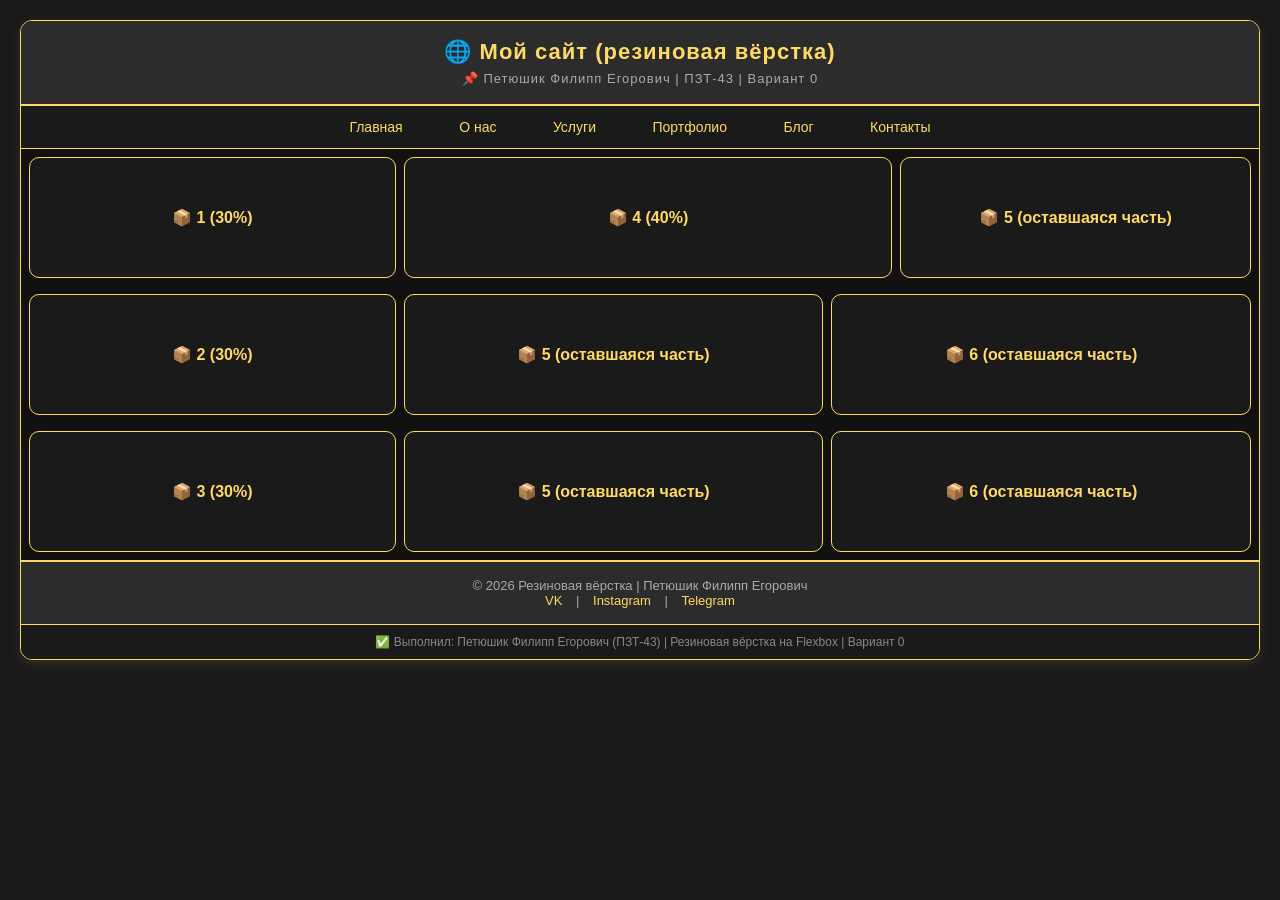
<file: LABA5/ZADANIA/index2.html>
<!DOCTYPE html>
<html lang="ru">
<head>
    <meta charset="UTF-8">
    <title>Резиновая вёрстка - Вариант 0 | Петюшик Ф.Е.</title>
    <style>
        * {
            margin: 0;
            padding: 0;
            box-sizing: border-box;
        }
        body {
            font-family: 'Segoe UI', Tahoma, Geneva, Verdana, sans-serif;
            background: #1a1a1a;
            padding: 20px;
        }
        .fluid {
            width: 100%;
            max-width: 1400px;
            margin: 0 auto;
            background: #111;
            border-radius: 12px;
            overflow: hidden;
            box-shadow: 0 4px 12px rgba(255,217,102,0.1);
            border: 1px solid #ffd966;
        }
        .header {
            background: #2c2c2c;
            color: #ffd966;
            text-align: center;
            padding: 18px;
            font-size: 22px;
            font-weight: bold;
            letter-spacing: 1px;
            border-bottom: 2px solid #ffd966;
        }
        .student-name {
            font-size: 13px;
            color: #aaa;
            margin-top: 6px;
            font-weight: normal;
        }
        .nav {
            background: #1a1a1a;
            text-align: center;
            padding: 12px;
            border-bottom: 1px solid #ffd966;
        }
        .nav a {
            color: #ffd966;
            margin: 0 18px;
            text-decoration: none;
            font-size: 14px;
            padding: 4px 8px;
            border-radius: 20px;
            transition: all 0.2s;
        }
        .nav a:hover {
            background: #ffd966;
            color: #000;
        }
        .row {
            display: flex;
            gap: 8px;
            padding: 8px;
        }
        .block-1, .block-2, .block-3 {
            width: 30%;
            background: #1a1a1a;
            text-align: center;
            padding: 50px 0;
            border-radius: 10px;
            border: 1px solid #ffd966;
            font-weight: bold;
            color: #ffd966;
        }
        .block-4 {
            width: 40%;
            background: #1a1a1a;
            text-align: center;
            padding: 50px 0;
            border-radius: 10px;
            border: 1px solid #ffd966;
            font-weight: bold;
            color: #ffd966;
        }
        .block-5, .block-6 {
            flex: 1;
            background: #1a1a1a;
            text-align: center;
            padding: 50px 0;
            border-radius: 10px;
            border: 1px solid #ffd966;
            font-weight: bold;
            color: #ffd966;
        }
        .footer {
            background: #2c2c2c;
            color: #aaa;
            text-align: center;
            padding: 16px;
            font-size: 13px;
            border-top: 2px solid #ffd966;
        }
        .social a {
            color: #ffd966;
            margin: 0 10px;
            text-decoration: none;
        }
        .social a:hover {
            color: #ffaa33;
            text-decoration: underline;
        }
        .group-info {
            background: #1a1a1a;
            text-align: center;
            padding: 10px;
            font-size: 12px;
            color: #888;
            border-top: 1px solid #ffd966;
        }
    </style>
</head>
<body>
    <div class="fluid">
        <div class="header">
            🌐 Мой сайт (резиновая вёрстка)
            <div class="student-name">📌 Петюшик Филипп Егорович | ПЗТ-43 | Вариант 0</div>
        </div>
        <div class="nav">
            <a href="#">Главная</a>
            <a href="#">О нас</a>
            <a href="#">Услуги</a>
            <a href="#">Портфолио</a>
            <a href="#">Блог</a>
            <a href="#">Контакты</a>
        </div>
        <div class="row">
            <div class="block-1">📦 1 (30%)</div>
            <div class="block-4">📦 4 (40%)</div>
            <div class="block-5">📦 5 (оставшаяся часть)</div>
        </div>
        <div class="row">
            <div class="block-2">📦 2 (30%)</div>
            <div class="block-5">📦 5 (оставшаяся часть)</div>
            <div class="block-6">📦 6 (оставшаяся часть)</div>
        </div>
        <div class="row">
            <div class="block-3">📦 3 (30%)</div>
            <div class="block-5">📦 5 (оставшаяся часть)</div>
            <div class="block-6">📦 6 (оставшаяся часть)</div>
        </div>
        <div class="footer">
            <p>© 2026 Резиновая вёрстка | Петюшик Филипп Егорович</p>
            <div class="social">
                <a href="#">VK</a> | <a href="#">Instagram</a> | <a href="#">Telegram</a>
            </div>
        </div>
        <div class="group-info">
            ✅ Выполнил: Петюшик Филипп Егорович (ПЗТ-43) | Резиновая вёрстка на Flexbox | Вариант 0
        </div>
    </div>
</body>
</html>
</file>
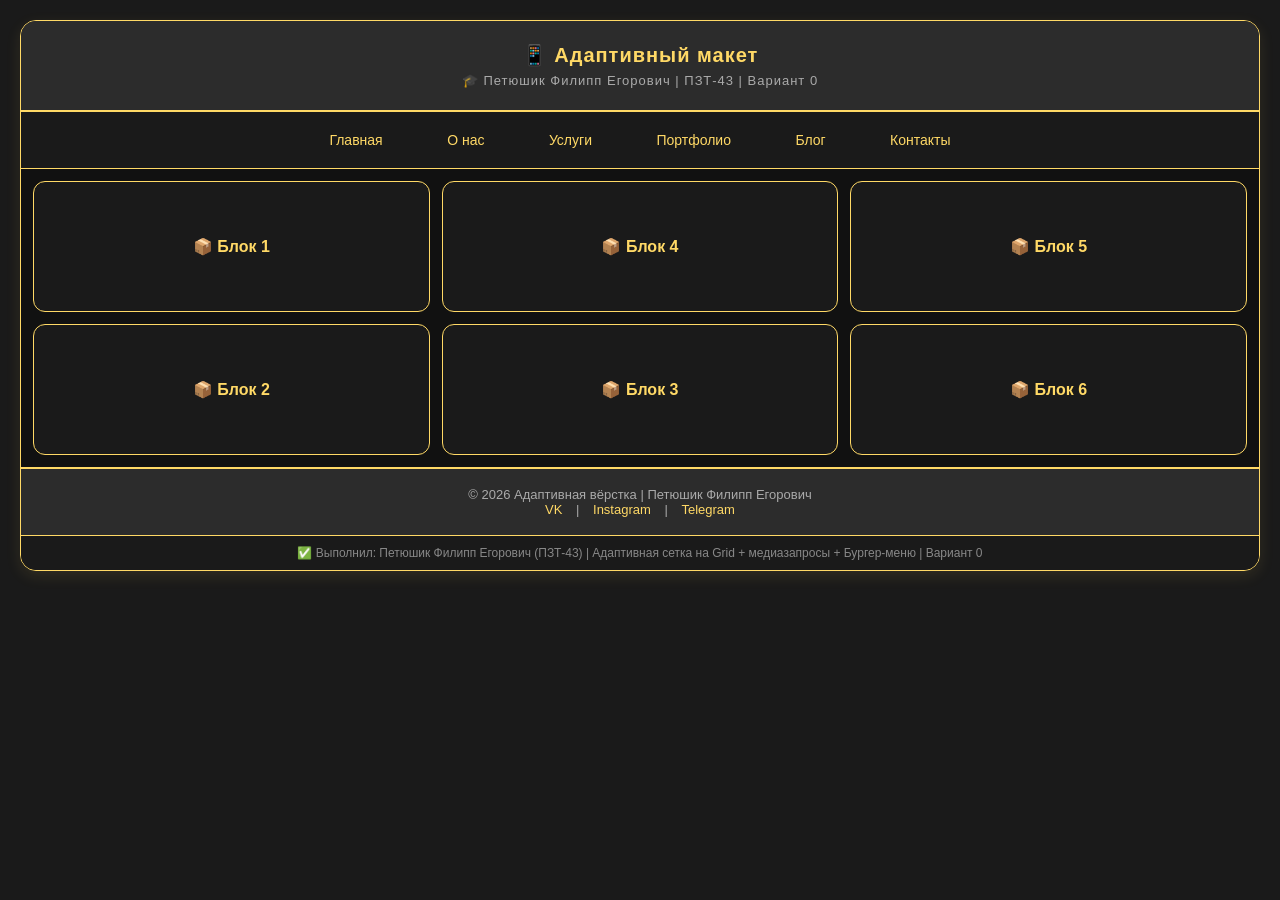
<file: LABA5/ZADANIA/index3.html>
<!DOCTYPE html>
<html lang="ru">
<head>
    <meta charset="UTF-8">
    <meta name="viewport" content="width=device-width, initial-scale=1.0">
    <title>Адаптивная вёрстка - Вариант 0 | Петюшик Ф.Е.</title>
    <style>
        * {
            margin: 0;
            padding: 0;
            box-sizing: border-box;
        }
        body {
            font-family: 'Segoe UI', Tahoma, Geneva, Verdana, sans-serif;
            background: #1a1a1a;
            padding: 20px;
        }
        .adaptive {
            width: 100%;
            max-width: 1280px;
            margin: 0 auto;
            background: #111;
            border-radius: 16px;
            overflow: hidden;
            box-shadow: 0 5px 15px rgba(255,217,102,0.1);
            border: 1px solid #ffd966;
        }
        .header {
            background: #2c2c2c;
            color: #ffd966;
            text-align: center;
            padding: 22px;
            font-size: 20px;
            font-weight: bold;
            letter-spacing: 1px;
            border-bottom: 2px solid #ffd966;
            position: relative;
        }
        .student-name {
            font-size: 13px;
            color: #aaa;
            margin-top: 6px;
            font-weight: normal;
        }

        /* ========== БУРГЕР-МЕНЮ ========== */
        .burger-checkbox {
            display: none;
        }
        .burger-icon {
            display: none;
            position: absolute;
            top: 20px;
            left: 20px;
            width: 30px;
            height: 25px;
            cursor: pointer;
            flex-direction: column;
            justify-content: space-between;
            z-index: 100;
        }
        .burger-icon span {
            display: block;
            width: 100%;
            height: 3px;
            background: #ffd966;
            border-radius: 3px;
            transition: 0.3s;
        }
        .nav {
            background: #1a1a1a;
            text-align: center;
            padding: 12px;
            border-bottom: 1px solid #ffd966;
        }
        .nav a {
            color: #ffd966;
            margin: 0 15px;
            text-decoration: none;
            font-size: 14px;
            padding: 8px 15px;
            border-radius: 25px;
            transition: all 0.2s;
            display: inline-block;
        }
        .nav a:hover {
            background: #ffd966;
            color: #000;
            transform: scale(1.02);
        }

        @media (max-width: 768px) {
            .burger-icon {
                display: flex;
            }
            .nav {
                position: fixed;
                top: 0;
                left: -100%;
                width: 70%;
                max-width: 280px;
                height: 100vh;
                background: #111;
                border-right: 2px solid #ffd966;
                padding: 70px 20px 20px;
                transition: left 0.3s ease;
                z-index: 99;
                text-align: left;
            }
            .nav a {
                display: block;
                margin: 15px 0;
                padding: 10px 15px;
                font-size: 16px;
            }
            .burger-checkbox:checked ~ .nav {
                left: 0;
            }
            .burger-checkbox:checked ~ .burger-icon span:nth-child(1) {
                transform: rotate(45deg) translate(8px, 8px);
            }
            .burger-checkbox:checked ~ .burger-icon span:nth-child(2) {
                opacity: 0;
            }
            .burger-checkbox:checked ~ .burger-icon span:nth-child(3) {
                transform: rotate(-45deg) translate(8px, -8px);
            }
            .header {
                padding: 22px 50px;
            }
        }

        /* ========== ГРИД-СЕТКА ДЛЯ БЛОКОВ ========== */
        /* Использую Grid вместо Flexbox для идеального растяжения */
        .blocks-container {
            display: grid;
            gap: 12px;
            padding: 12px;
        }

        .block {
            background: #1a1a1a;
            text-align: center;
            padding: 55px 0;
            border-radius: 12px;
            border: 1px solid #ffd966;
            font-weight: 600;
            color: #ffd966;
            transition: all 0.2s;
        }
        .block:hover {
            background: #2a2a2a;
            border-color: #ffaa33;
        }

        /* ДЕСКТОП (ширина > 1024px) — 3 колонки */
        @media (min-width: 1025px) {
            .blocks-container {
                grid-template-columns: repeat(3, 1fr);
            }
        }

        /* ПЛАНШЕТ (768px - 1024px) — 2 колонки, блоки на всю ширину ячейки */
        @media (max-width: 1024px) and (min-width: 769px) {
            .blocks-container {
                grid-template-columns: repeat(2, 1fr);
            }
        }

        /* ТЕЛЕФОН (до 768px) — 1 колонка */
        @media (max-width: 768px) {
            .blocks-container {
                grid-template-columns: 1fr;
            }
        }

        .social a {
            color: #ffd966;
            margin: 0 10px;
            text-decoration: none;
            transition: color 0.2s;
        }
        .social a:hover {
            color: #ffaa33;
            text-decoration: underline;
        }
        .footer {
            background: #2c2c2c;
            color: #aaa;
            text-align: center;
            padding: 18px;
            font-size: 13px;
            border-top: 2px solid #ffd966;
        }
        .group-info {
            background: #1a1a1a;
            text-align: center;
            padding: 10px;
            font-size: 12px;
            color: #888;
            border-top: 1px solid #ffd966;
        }
    </style>
</head>
<body>
    <div class="adaptive">
        <!-- Бургер-меню -->
        <input type="checkbox" id="burger-toggle" class="burger-checkbox">
        <label for="burger-toggle" class="burger-icon">
            <span></span>
            <span></span>
            <span></span>
        </label>

        <div class="header">
            <span class="logo-text">📱 Адаптивный макет</span>
            <div class="student-name">🎓 Петюшик Филипп Егорович | ПЗТ-43 | Вариант 0</div>
        </div>

        <div class="nav">
            <a href="#">Главная</a>
            <a href="#">О нас</a>
            <a href="#">Услуги</a>
            <a href="#">Портфолио</a>
            <a href="#">Блог</a>
            <a href="#">Контакты</a>
        </div>

        <!-- Блоки через Grid - без дыр -->
        <div class="blocks-container">
            <div class="block">📦 Блок 1</div>
            <div class="block">📦 Блок 4</div>
            <div class="block">📦 Блок 5</div>
            <div class="block">📦 Блок 2</div>
            <div class="block">📦 Блок 3</div>
            <div class="block">📦 Блок 6</div>
        </div>

        <div class="footer">
            <p>© 2026 Адаптивная вёрстка | Петюшик Филипп Егорович</p>
            <div class="social">
                <a href="#">VK</a> | <a href="#">Instagram</a> | <a href="#">Telegram</a>
            </div>
        </div>
        <div class="group-info">
            ✅ Выполнил: Петюшик Филипп Егорович (ПЗТ-43) | Адаптивная сетка на Grid + медиазапросы + Бургер-меню | Вариант 0
        </div>
    </div>
</body>
</html>
</file>
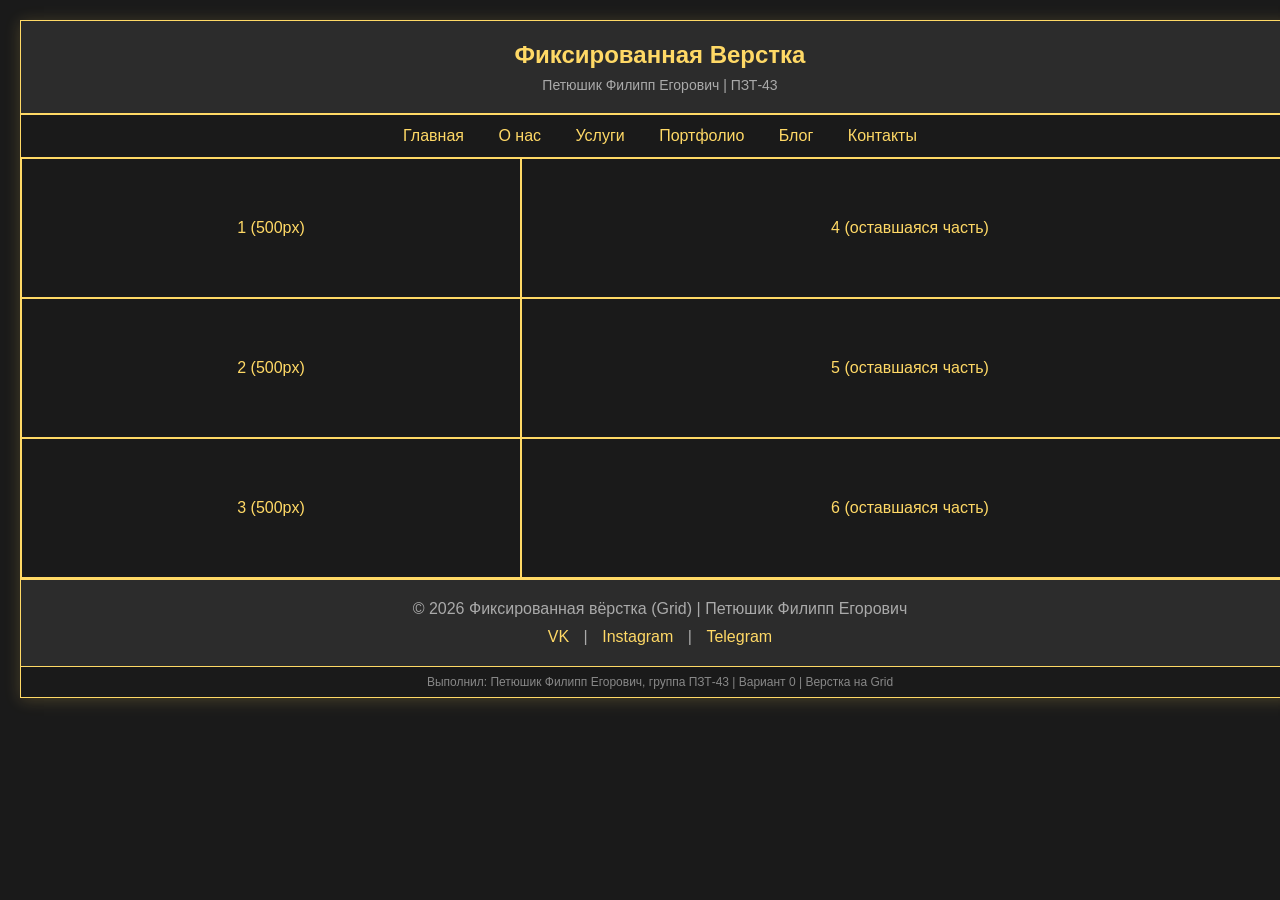
<file: LABA6/ZADANIE/index1.html>
<!DOCTYPE html>
<html lang="ru">
<head>
    <meta charset="UTF-8">
    <title>Фиксированная вёрстка - Grid | Петюшик Ф.Е.</title>
    <style>
        * {
            margin: 0;
            padding: 0;
            box-sizing: border-box;
        }
        body {
            font-family: Arial, sans-serif;
            background: #1a1a1a;
            padding: 20px;
        }
        .fixed {
            width: 1280px;
            margin: 0 auto;
            background: #111;
            box-shadow: 0 2px 15px rgba(255,217,102,0.2);
            border: 1px solid #ffd966;
        }
        .header {
            background: #2c2c2c;
            color: #ffd966;
            text-align: center;
            padding: 20px;
            border-bottom: 2px solid #ffd966;
        }
        .logo {
            font-size: 24px;
            font-weight: bold;
        }
        .student-name {
            font-size: 14px;
            color: #aaa;
            margin-top: 8px;
        }
        .nav {
            background: #1a1a1a;
            text-align: center;
            padding: 12px;
            border-bottom: 1px solid #ffd966;
        }
        .nav a {
            color: #ffd966;
            margin: 0 15px;
            text-decoration: none;
            transition: 0.3s;
        }
        .nav a:hover {
            color: #ffaa33;
            text-decoration: underline;
        }

        /* ========== GRID СЕТКА ========== */
        /* Ряды с блоками через Grid */
        .grid-row {
            display: grid;
            gap: 0;
        }

        /* Первый ряд: блок 1 (500px) + блок 4 (оставшаяся часть) */
        .row-1 {
            grid-template-columns: 500px 1fr;
        }

        /* Второй ряд: блок 2 (500px) + блок 5 (оставшаяся часть) */
        .row-2 {
            grid-template-columns: 500px 1fr;
        }

        /* Третий ряд: блок 3 (500px) + блок 6 (оставшаяся часть) */
        .row-3 {
            grid-template-columns: 500px 1fr;
        }

        /* Общие стили для всех блоков */
        .block {
            background: #1a1a1a;
            text-align: center;
            padding: 60px 0;
            border: 1px solid #ffd966;
            color: #ffd966;
        }

        .footer {
            background: #2c2c2c;
            color: #aaa;
            text-align: center;
            padding: 20px;
            border-top: 2px solid #ffd966;
        }
        .footer p {
            margin-bottom: 10px;
        }
        .social a {
            color: #ffd966;
            margin: 0 10px;
            text-decoration: none;
        }
        .social a:hover {
            color: #ffaa33;
        }
        .group-info {
            background: #1a1a1a;
            text-align: center;
            padding: 8px;
            font-size: 12px;
            color: #888;
            border-top: 1px solid #ffd966;
        }
    </style>
</head>
<body>
    <div class="fixed">
        <div class="header">
            <div class="logo">Фиксированная Верстка</div>
            <div class="student-name">Петюшик Филипп Егорович | ПЗТ-43</div>
        </div>
        <div class="nav">
            <a href="#">Главная</a>
            <a href="#">О нас</a>
            <a href="#">Услуги</a>
            <a href="#">Портфолио</a>
            <a href="#">Блог</a>
            <a href="#">Контакты</a>
        </div>

        <!-- Ряд 1: блок 1 + блок 4 -->
        <div class="grid-row row-1">
            <div class="block block-1">1 (500px)</div>
            <div class="block block-4">4 (оставшаяся часть)</div>
        </div>

        <!-- Ряд 2: блок 2 + блок 5 -->
        <div class="grid-row row-2">
            <div class="block block-2">2 (500px)</div>
            <div class="block block-5">5 (оставшаяся часть)</div>
        </div>

        <!-- Ряд 3: блок 3 + блок 6 -->
        <div class="grid-row row-3">
            <div class="block block-3">3 (500px)</div>
            <div class="block block-6">6 (оставшаяся часть)</div>
        </div>

        <div class="footer">
            <p>© 2026 Фиксированная вёрстка (Grid) | Петюшик Филипп Егорович</p>
            <div class="social">
                <a href="#">VK</a> | <a href="#">Instagram</a> | <a href="#">Telegram</a>
            </div>
        </div>
        <div class="group-info">
            Выполнил: Петюшик Филипп Егорович, группа ПЗТ-43 | Вариант 0 | Верстка на Grid
        </div>
    </div>
</body>
</html>
</file>
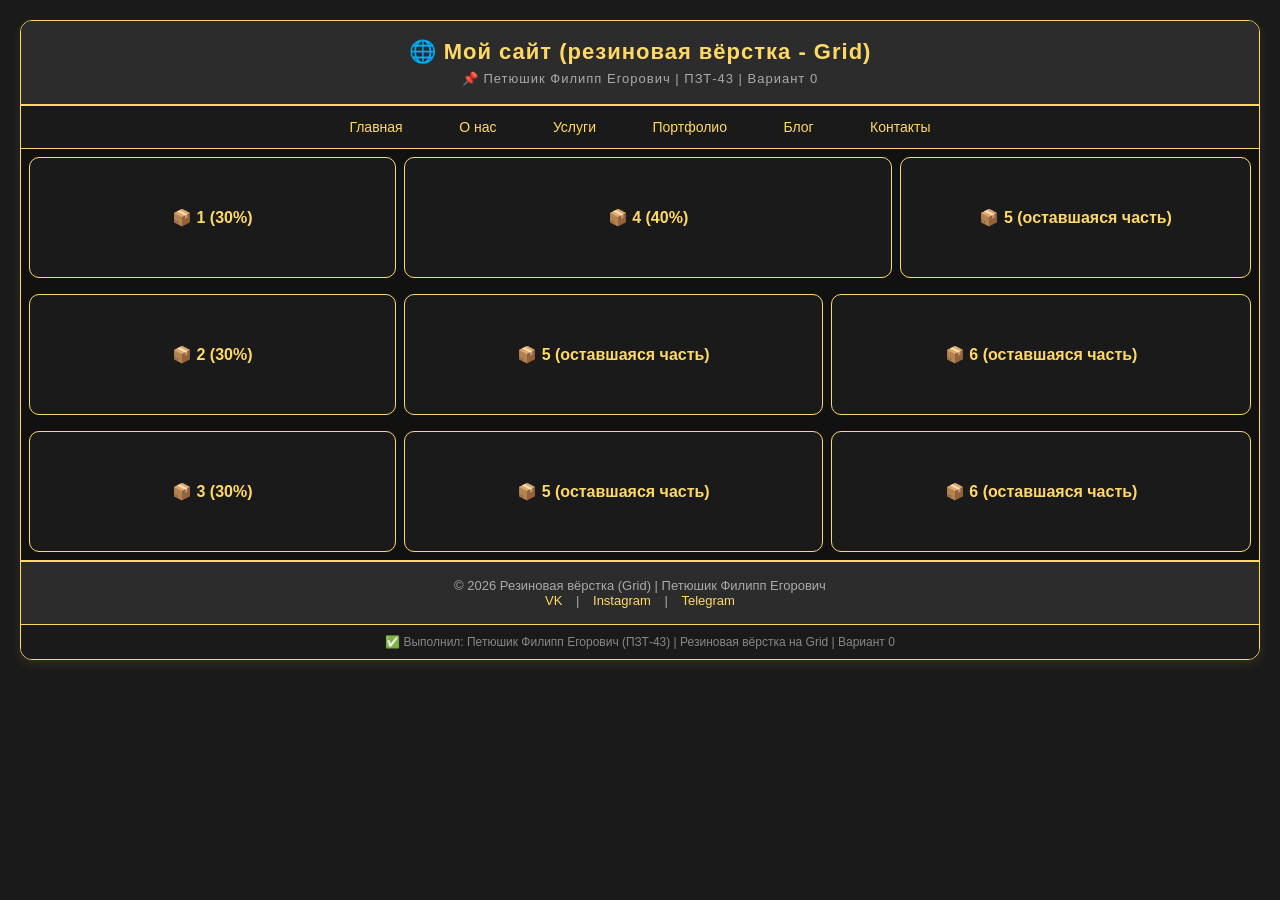
<file: LABA6/ZADANIE/index2.html>
<!DOCTYPE html>
<html lang="ru">
<head>
    <meta charset="UTF-8">
    <title>Резиновая вёрстка - Grid | Петюшик Ф.Е.</title>
    <style>
        * {
            margin: 0;
            padding: 0;
            box-sizing: border-box;
        }
        body {
            font-family: 'Segoe UI', Tahoma, Geneva, Verdana, sans-serif;
            background: #1a1a1a;
            padding: 20px;
        }
        .fluid {
            width: 100%;
            max-width: 1400px;
            margin: 0 auto;
            background: #111;
            border-radius: 12px;
            overflow: hidden;
            box-shadow: 0 4px 12px rgba(255,217,102,0.1);
            border: 1px solid #ffd966;
        }
        .header {
            background: #2c2c2c;
            color: #ffd966;
            text-align: center;
            padding: 18px;
            font-size: 22px;
            font-weight: bold;
            letter-spacing: 1px;
            border-bottom: 2px solid #ffd966;
        }
        .student-name {
            font-size: 13px;
            color: #aaa;
            margin-top: 6px;
            font-weight: normal;
        }
        .nav {
            background: #1a1a1a;
            text-align: center;
            padding: 12px;
            border-bottom: 1px solid #ffd966;
        }
        .nav a {
            color: #ffd966;
            margin: 0 18px;
            text-decoration: none;
            font-size: 14px;
            padding: 4px 8px;
            border-radius: 20px;
            transition: all 0.2s;
        }
        .nav a:hover {
            background: #ffd966;
            color: #000;
        }

        /* ========== GRID СЕТКА ========== */
        /* Ряд 1: блок 1 (30%) + блок 4 (40%) + блок 5 (оставшаяся часть) */
        .row-1 {
            display: grid;
            grid-template-columns: 30% 40% 1fr;
            gap: 8px;
            padding: 8px;
        }

        /* Ряд 2: блок 2 (30%) + блок 5 (оставшаяся) + блок 6 (оставшаяся) */
        .row-2 {
            display: grid;
            grid-template-columns: 30% 1fr 1fr;
            gap: 8px;
            padding: 8px;
        }

        /* Ряд 3: блок 3 (30%) + блок 5 (оставшаяся) + блок 6 (оставшаяся) */
        .row-3 {
            display: grid;
            grid-template-columns: 30% 1fr 1fr;
            gap: 8px;
            padding: 8px;
        }

        /* Общие стили для всех блоков */
        .block {
            background: #1a1a1a;
            text-align: center;
            padding: 50px 0;
            border-radius: 10px;
            border: 1px solid #ffd966;
            font-weight: bold;
            color: #ffd966;
        }

        .footer {
            background: #2c2c2c;
            color: #aaa;
            text-align: center;
            padding: 16px;
            font-size: 13px;
            border-top: 2px solid #ffd966;
        }
        .social a {
            color: #ffd966;
            margin: 0 10px;
            text-decoration: none;
        }
        .social a:hover {
            color: #ffaa33;
            text-decoration: underline;
        }
        .group-info {
            background: #1a1a1a;
            text-align: center;
            padding: 10px;
            font-size: 12px;
            color: #888;
            border-top: 1px solid #ffd966;
        }
    </style>
</head>
<body>
    <div class="fluid">
        <div class="header">
            🌐 Мой сайт (резиновая вёрстка - Grid)
            <div class="student-name">📌 Петюшик Филипп Егорович | ПЗТ-43 | Вариант 0</div>
        </div>
        <div class="nav">
            <a href="#">Главная</a>
            <a href="#">О нас</a>
            <a href="#">Услуги</a>
            <a href="#">Портфолио</a>
            <a href="#">Блог</a>
            <a href="#">Контакты</a>
        </div>

        <!-- Ряд 1: блок 1 (30%) + блок 4 (40%) + блок 5 (оставшаяся) -->
        <div class="row-1">
            <div class="block block-1">📦 1 (30%)</div>
            <div class="block block-4">📦 4 (40%)</div>
            <div class="block block-5">📦 5 (оставшаяся часть)</div>
        </div>

        <!-- Ряд 2: блок 2 (30%) + блок 5 + блок 6 -->
        <div class="row-2">
            <div class="block block-2">📦 2 (30%)</div>
            <div class="block block-5">📦 5 (оставшаяся часть)</div>
            <div class="block block-6">📦 6 (оставшаяся часть)</div>
        </div>

        <!-- Ряд 3: блок 3 (30%) + блок 5 + блок 6 -->
        <div class="row-3">
            <div class="block block-3">📦 3 (30%)</div>
            <div class="block block-5">📦 5 (оставшаяся часть)</div>
            <div class="block block-6">📦 6 (оставшаяся часть)</div>
        </div>

        <div class="footer">
            <p>© 2026 Резиновая вёрстка (Grid) | Петюшик Филипп Егорович</p>
            <div class="social">
                <a href="#">VK</a> | <a href="#">Instagram</a> | <a href="#">Telegram</a>
            </div>
        </div>
        <div class="group-info">
            ✅ Выполнил: Петюшик Филипп Егорович (ПЗТ-43) | Резиновая вёрстка на Grid | Вариант 0
        </div>
    </div>
</body>
</html>
</file>
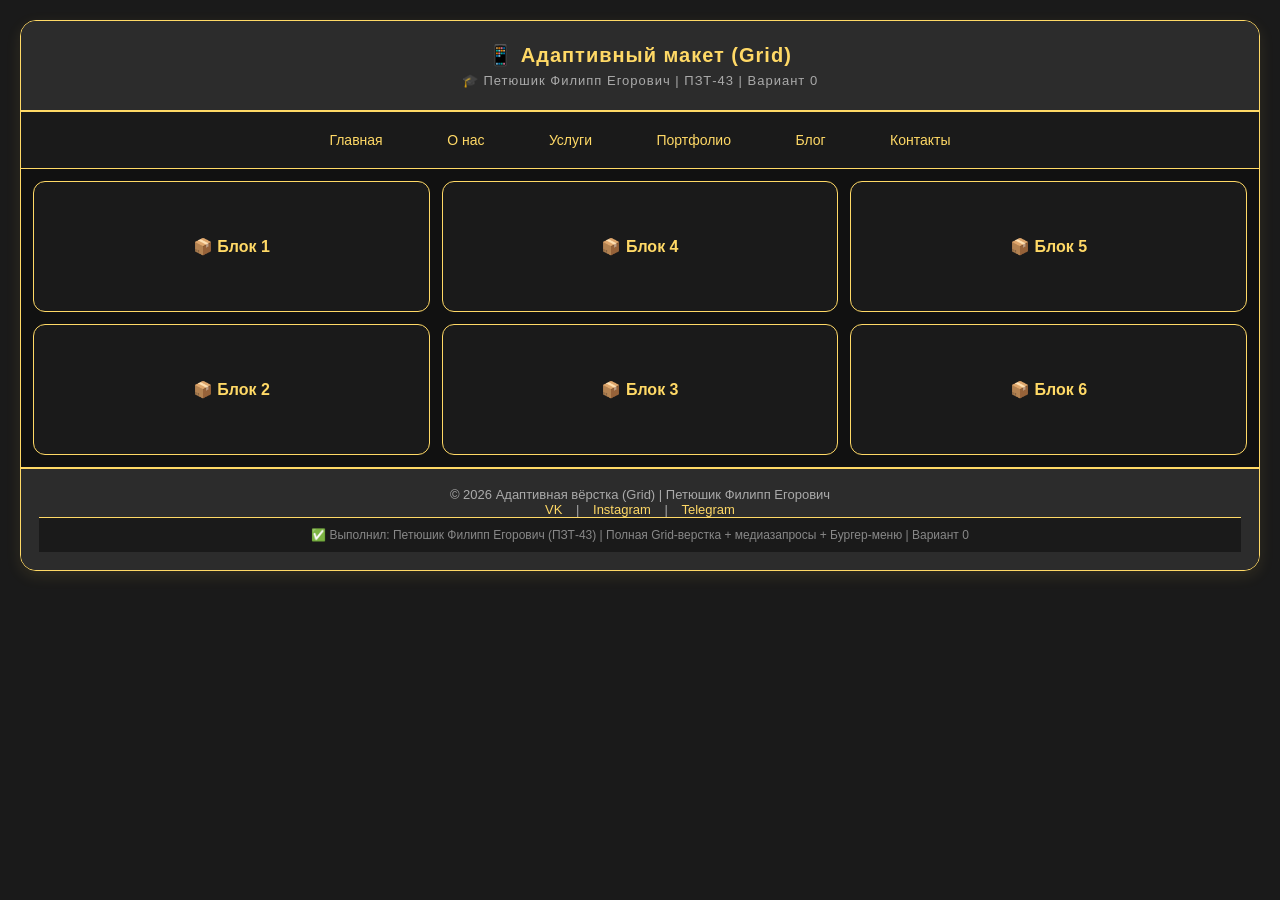
<file: LABA6/ZADANIE/index3.html>
<!DOCTYPE html>
<html lang="ru">
<head>
    <meta charset="UTF-8">
    <meta name="viewport" content="width=device-width, initial-scale=1.0">
    <title>Адаптивная вёрстка - Grid | Петюшик Ф.Е.</title>
    <style>
        * {
            margin: 0;
            padding: 0;
            box-sizing: border-box;
        }
        body {
            font-family: 'Segoe UI', Tahoma, Geneva, Verdana, sans-serif;
            background: #1a1a1a;
            padding: 20px;
        }
        
        /* ========== ВСЯ СТРАНИЦА НА GRID ========== */
        .adaptive {
            width: 100%;
            max-width: 1280px;
            margin: 0 auto;
            background: #111;
            border-radius: 16px;
            overflow: hidden;
            box-shadow: 0 5px 15px rgba(255,217,102,0.1);
            border: 1px solid #ffd966;
            
            /* ГЛАВНЫЙ GRID КОНТЕЙНЕР */
            display: grid;
            grid-template-rows: auto auto 1fr auto;
            grid-template-areas: 
                "header"
                "nav"
                "content"
                "footer";
        }
        
        .header {
            grid-area: header;
            background: #2c2c2c;
            color: #ffd966;
            text-align: center;
            padding: 22px;
            font-size: 20px;
            font-weight: bold;
            letter-spacing: 1px;
            border-bottom: 2px solid #ffd966;
            position: relative;
        }
        
        .student-name {
            font-size: 13px;
            color: #aaa;
            margin-top: 6px;
            font-weight: normal;
        }

        /* ========== БУРГЕР-МЕНЮ ========== */
        .burger-checkbox {
            display: none;
        }
        .burger-icon {
            display: none;
            position: absolute;
            top: 20px;
            left: 20px;
            width: 30px;
            height: 25px;
            cursor: pointer;
            flex-direction: column;
            justify-content: space-between;
            z-index: 100;
        }
        .burger-icon span {
            display: block;
            width: 100%;
            height: 3px;
            background: #ffd966;
            border-radius: 3px;
            transition: 0.3s;
        }
        
        .nav {
            grid-area: nav;
            background: #1a1a1a;
            text-align: center;
            padding: 12px;
            border-bottom: 1px solid #ffd966;
        }
        .nav a {
            color: #ffd966;
            margin: 0 15px;
            text-decoration: none;
            font-size: 14px;
            padding: 8px 15px;
            border-radius: 25px;
            transition: all 0.2s;
            display: inline-block;
        }
        .nav a:hover {
            background: #ffd966;
            color: #000;
            transform: scale(1.02);
        }

        @media (max-width: 768px) {
            .burger-icon {
                display: flex;
            }
            .nav {
                position: fixed;
                top: 0;
                left: -100%;
                width: 70%;
                max-width: 280px;
                height: 100vh;
                background: #111;
                border-right: 2px solid #ffd966;
                padding: 70px 20px 20px;
                transition: left 0.3s ease;
                z-index: 99;
                text-align: left;
            }
            .nav a {
                display: block;
                margin: 15px 0;
                padding: 10px 15px;
                font-size: 16px;
            }
            .burger-checkbox:checked ~ .adaptive .nav {
                left: 0;
            }
            .burger-checkbox:checked ~ .adaptive .burger-icon span:nth-child(1) {
                transform: rotate(45deg) translate(8px, 8px);
            }
            .burger-checkbox:checked ~ .adaptive .burger-icon span:nth-child(2) {
                opacity: 0;
            }
            .burger-checkbox:checked ~ .adaptive .burger-icon span:nth-child(3) {
                transform: rotate(-45deg) translate(8px, -8px);
            }
            .header {
                padding: 22px 50px;
            }
        }

        /* ========== КОНТЕНТ НА GRID ========== */
        .content {
            grid-area: content;
            padding: 12px;
        }
        
        .blocks-container {
            display: grid;
            gap: 12px;
        }

        .block {
            background: #1a1a1a;
            text-align: center;
            padding: 55px 0;
            border-radius: 12px;
            border: 1px solid #ffd966;
            font-weight: 600;
            color: #ffd966;
            transition: all 0.2s;
        }
        .block:hover {
            background: #2a2a2a;
            border-color: #ffaa33;
        }

        /* ДЕСКТОП (ширина > 1024px) — 3 колонки */
        @media (min-width: 1025px) {
            .blocks-container {
                grid-template-columns: repeat(3, 1fr);
            }
        }

        /* ПЛАНШЕТ (768px - 1024px) — 2 колонки */
        @media (max-width: 1024px) and (min-width: 769px) {
            .blocks-container {
                grid-template-columns: repeat(2, 1fr);
            }
        }

        /* ТЕЛЕФОН (до 768px) — 1 колонка */
        @media (max-width: 768px) {
            .blocks-container {
                grid-template-columns: 1fr;
            }
        }

        .social a {
            color: #ffd966;
            margin: 0 10px;
            text-decoration: none;
            transition: color 0.2s;
        }
        .social a:hover {
            color: #ffaa33;
            text-decoration: underline;
        }
        
        .footer {
            grid-area: footer;
            background: #2c2c2c;
            color: #aaa;
            text-align: center;
            padding: 18px;
            font-size: 13px;
            border-top: 2px solid #ffd966;
        }
        
        .group-info {
            background: #1a1a1a;
            text-align: center;
            padding: 10px;
            font-size: 12px;
            color: #888;
            border-top: 1px solid #ffd966;
        }
    </style>
</head>
<body>
    <!-- Бургер-меню снаружи, чтобы работало -->
    <input type="checkbox" id="burger-toggle" class="burger-checkbox">
    <label for="burger-toggle" class="burger-icon">
        <span></span>
        <span></span>
        <span></span>
    </label>

    <div class="adaptive">
        <div class="header">
            <span class="logo-text">📱 Адаптивный макет (Grid)</span>
            <div class="student-name">🎓 Петюшик Филипп Егорович | ПЗТ-43 | Вариант 0</div>
        </div>

        <div class="nav">
            <a href="#">Главная</a>
            <a href="#">О нас</a>
            <a href="#">Услуги</a>
            <a href="#">Портфолио</a>
            <a href="#">Блог</a>
            <a href="#">Контакты</a>
        </div>

        <div class="content">
            <div class="blocks-container">
                <div class="block">📦 Блок 1</div>
                <div class="block">📦 Блок 4</div>
                <div class="block">📦 Блок 5</div>
                <div class="block">📦 Блок 2</div>
                <div class="block">📦 Блок 3</div>
                <div class="block">📦 Блок 6</div>
            </div>
        </div>

        <div class="footer">
            <p>© 2026 Адаптивная вёрстка (Grid) | Петюшик Филипп Егорович</p>
            <div class="social">
                <a href="#">VK</a> | <a href="#">Instagram</a> | <a href="#">Telegram</a>
            </div>
            <div class="group-info">
                ✅ Выполнил: Петюшик Филипп Егорович (ПЗТ-43) | Полная Grid-верстка + медиазапросы + Бургер-меню | Вариант 0
            </div>
        </div>
    </div>
</body>
</html>
</file>
<file: PR1/style.css>
/* 1. ОБНУЛЕНИЕ И БАЗОВЫЕ СТИЛИ */
* {
    margin: 0;
    padding: 0;
    box-sizing: border-box;
}

body {
    font-family: 'Arial', sans-serif;
    color: #333;
    line-height: 1.5;
    background-color: #fff;
}

.container {
    max-width: 1240px;
    margin: 0 auto;
    padding: 0 20px;
}

.accent-red { color: #e74c3c; }
.accent-cyan { color: #507d84; }

/* 2. ПОВТОРЯЮЩИЕСЯ ЭЛЕМЕНТЫ (КНОПКИ И ИНПУТЫ) */
.btn {
    padding: 18px 45px;
    text-decoration: none;
    text-transform: uppercase;
    font-weight: bold;
    border-radius: 4px;
    transition: 0.3s;
    cursor: pointer;
    border: none;
    display: inline-block;
}

.btn-dark { background: #2c3e50; color: white; }
.btn-orange { background: #f39c12; color: white; }
.btn:hover { opacity: 0.9; }

.input-field {
    width: 100%;
    padding: 18px 20px;
    border: 1px solid #e1e1e1;
    background: #fdfdfd;
    font-size: 15px;
    outline: none;
    transition: 0.3s;
}

.input-field:focus { border-color: #e74c3c; }

/* 3. ШАПКА */
.header {
    padding: 15px 0;
    border-bottom: 1px solid #f0f0f0;
}

.header-row {
    display: flex;
    align-items: center;
    justify-content: space-between;
}

.menu-list {
    display: flex;
    list-style: none;
    gap: 25px;
}

.menu-list a {
    text-decoration: none;
    color: #2c3e50;
    font-weight: 600;
    font-size: 14px;
    text-transform: uppercase;
}

.phone {
    font-weight: bold;
    font-size: 18px;
    text-decoration: none;
    color: #000;
}

.callback-btn {
    background: none;
    border: none;
    border-bottom: 1px dashed #e74c3c;
    color: #e74c3c;
    cursor: pointer;
    margin-left: 15px;
    font-size: 13px;
}

.header-icons {
    display: flex;
    gap: 15px;
    font-size: 20px;
    align-items: center;
}

.cart-icon { position: relative; }

.cart-count {
    position: absolute;
    top: -8px;
    right: -10px;
    background: #e74c3c;
    color: white;
    font-size: 10px;
    padding: 2px 6px;
    border-radius: 10px;
}

/* 4. ГЛАВНЫЙ ЭКРАН (HERO) */
.hero {
    padding: 80px 0;
    overflow: hidden;
}

.hero-grid {
    display: grid;
    grid-template-columns: 1fr 1fr;
    align-items: center;
    gap: 30px;
}

.hero-title {
    font-size: 64px;
    font-weight: 800;
    line-height: 1.1;
    margin-bottom: 15px;
}

.hero-subtitle {
    color: #7f8c8d;
    font-size: 18px;
    margin-bottom: 40px;
}

.hero-price { margin-bottom: 40px; }

.price-current {
    font-size: 48px;
    font-weight: bold;
    color: #e74c3c;
}

.price-old {
    font-size: 24px;
    text-decoration: line-through;
    color: #bdc3c7;
    margin-left: 20px;
}

.hero-actions {
    display: flex;
    gap: 20px;
}

.hero-visual {
    display: flex;
    justify-content: center;
}

.hero-main-img {
    max-width: 100%;
    height: auto;
}

/* 5. ХИТЫ ПРОДАЖ */
.hits { padding: 60px 0; }

.hits-header {
    display: flex;
    justify-content: space-between;
    align-items: center;
    margin-bottom: 30px;
}

.section-title {
    font-size: 32px;
    font-weight: bold;
}

.slider-arrows { display: flex; gap: 10px; }

.arrow {
    width: 40px;
    height: 40px;
    border: 1px solid #ddd;
    background: none;
    border-radius: 50%;
    cursor: pointer;
    display: flex;
    align-items: center;
    justify-content: center;
    font-size: 20px;
    transition: 0.3s;
}

.arrow:hover { background-color: #333; color: #fff; }

.hits-grid {
    display: grid;
    grid-template-columns: repeat(4, 1fr);
    gap: 20px;
}

.product-card {
    border: 1px solid #f0f0f0;
    padding: 20px;
    transition: 0.3s;
}

.product-card:hover { box-shadow: 0 10px 20px rgba(0,0,0,0.05); }

.product-img img {
    width: 100%;
    margin-bottom: 15px;
}

.product-brand {
    color: #f39c12;
    font-size: 12px;
    text-transform: uppercase;
    font-weight: 600;
}

.product-name {
    font-size: 16px;
    margin: 10px 0;
    font-weight: 600;
    color: #2c3e50;
    height: 40px;
    overflow: hidden;
}

.product-price {
    font-size: 20px;
    font-weight: bold;
    color: #e74c3c;
}

/* 6. ПРОЕКТЫ */
.projects {
    padding: 80px 0;
    background-color: #fdfdfd;
}

.projects-grid {
    display: grid;
    grid-template-columns: 1.2fr 1fr;
    gap: 60px;
    align-items: center;
}

.main-project-img img {
    width: 100%;
    border-radius: 4px;
    box-shadow: 0 10px 30px rgba(0,0,0,0.1);
}

.project-thumbs {
    display: flex;
    gap: 15px;
    margin-top: 15px;
}

.project-thumbs img {
    width: calc(50% - 7.5px);
    border-radius: 4px;
    cursor: pointer;
    transition: 0.3s;
}

.projects-title {
    font-size: 42px;
    line-height: 1.2;
    margin-bottom: 25px;
    font-weight: 800;
}

.projects-description {
    color: #666;
    margin-bottom: 30px;
}

.projects-info { display: flex; gap: 40px; }

.info-item strong {
    display: block;
    font-size: 24px;
    color: #333;
}

.info-item span { color: #999; font-size: 14px; }

/* --- СЕКЦИЯ ЗАМЕР (ОБНОВЛЕННАЯ) --- */
.zamer {
    padding: 100px 0;
    background-color: #fff;
}

.zamer-grid {
    display: grid;
    grid-template-columns: 1fr 1fr;
    gap: 50px;
    align-items: flex-start;
}

.engineer-img {
    width: 100%;
    height: auto;
    border-radius: 5px;
}

/* Текстовые стили */
.zamer-uptitle {
    font-size: 14px;
    color: #999;
    text-transform: uppercase;
    letter-spacing: 1px;
    margin-bottom: 10px;
}

.zamer-title {
    font-size: 40px;
    font-weight: 900;
    line-height: 1.1;
    margin-bottom: 30px;
}

.zamer-phone {
    display: inline-block;
    font-size: 24px;
    font-weight: bold;
    color: #000;
    text-decoration: none;
    margin: 10px 0 20px 0;
}

.zamer-subtext {
    font-size: 16px;
    color: #333;
    margin-bottom: 20px;
}

/* Форма в ряд */
.zamer-form {
    display: flex;
    flex-direction: column;
    gap: 15px;
    max-width: 450px;
}

.input-field {
    width: 100%;
    padding: 18px 20px;
    border: 1px solid #e1e1e1;
    background: #fdfdfd;
    font-size: 15px;
    outline: none;
}

.input-field:focus {
    border-color: #e74c3c;
}

/* Примечание под формой */
.form-policy {
    font-size: 11px;
    color: #aaa;
    margin-top: 15px;
    max-width: 400px;
    line-height: 1.4;
}

/* Кнопка */
.zamer .btn-dark {
    width: 100%;
    text-align: center;
    padding: 20px;
    font-size: 14px;
}

/* Адаптив для узких экранов */
@media (max-width: 768px) {
    .zamer-form-row {
        flex-direction: column;
    }
    .zamer-top-grid {
        grid-template-columns: 1fr;
        text-align: center;
    }
}
/* 8. АДАПТИВНОСТЬ */
@media (max-width: 1024px) {
    .hero-title { font-size: 48px; }
    .hero-grid, .projects-grid, .zamer-grid { grid-template-columns: 1fr; text-align: center; }
    .hero-actions, .projects-info, .zamer-form { justify-content: center; margin: 0 auto; }
    .menu-list { display: none; } /* Скрываем меню на планшетах для чистоты */
    .hits-grid { grid-template-columns: repeat(2, 1fr); }
}
/* --- ФУТЕР --- */
.footer {
    background-color: #0d2326; /* Очень темный сине-зеленый из макета */
    color: #fff;
    padding: 60px 0 20px;
}

.footer-grid {
    display: grid;
    grid-template-columns: 1.5fr 1fr 1fr 1.2fr;
    gap: 40px;
    border-bottom: 1px solid rgba(255, 255, 255, 0.1);
    padding-bottom: 40px;
}

.footer-logo {
    font-size: 24px;
    font-weight: 900;
    margin-bottom: 20px;
    letter-spacing: 1px;
}

.footer-about {
    font-size: 14px;
    color: #99aab5;
    line-height: 1.6;
}

.footer-title {
    font-size: 18px;
    margin-bottom: 25px;
    position: relative;
}

.footer-links {
    list-style: none;
}

.footer-links li {
    margin-bottom: 12px;
}

.footer-links a {
    color: #99aab5;
    text-decoration: none;
    font-size: 14px;
    transition: 0.3s;
}

.footer-links a:hover {
    color: #f39c12;
    padding-left: 5px;
}

.footer-contact {
    font-size: 20px;
    font-weight: bold;
    margin-bottom: 10px;
}

.footer-email {
    color: #99aab5;
    margin-bottom: 20px;
}

/* Соцсети */
.footer-socials {
    display: flex;
    gap: 15px;
}

.social-icon {
    width: 35px;
    height: 35px;
    background: rgba(255, 255, 255, 0.1);
    display: flex;
    align-items: center;
    justify-content: center;
    border-radius: 50%;
    color: #fff;
    text-decoration: none;
    font-size: 12px;
    font-weight: bold;
    transition: 0.3s;
}

.social-icon:hover {
    background: #f39c12;
}

/* Нижняя часть */
.footer-bottom {
    display: flex;
    justify-content: space-between;
    align-items: center;
    padding-top: 20px;
    font-size: 12px;
    color: #556a75;
}

.footer-decor-img {
    height: 30px;
    opacity: 0.5;
}

/* Адаптив */
@media (max-width: 992px) {
    .footer-grid {
        grid-template-columns: repeat(2, 1fr);
    }
}

@media (max-width: 500px) {
    .footer-grid {
        grid-template-columns: 1fr;
        text-align: center;
    }
    .footer-socials {
        justify-content: center;
    }
}
</file>
<file: LABA8/ZD1/style.css>
/* ========== ОБЩИЕ СТИЛИ ========== */
* {
    margin: 0;
    padding: 0;
    box-sizing: border-box;
}

body {
    font-family: 'Segoe UI', Tahoma, Geneva, Verdana, sans-serif;
    background: #e8e8e8;
    display: flex;
    justify-content: center;
    align-items: center;
    min-height: 100vh;
    padding: 20px;
}

/* ========== КОНТЕЙНЕР ФОРМЫ ========== */
.form-container {
    max-width: 480px;
    width: 100%;
    background: white;
    border-radius: 0px;
    padding: 0;
    box-shadow: 0 4px 20px rgba(0, 0, 0, 0.1);
    overflow: hidden;
}

/* ========== ЗАЛИТЫЙ ЖЁЛТЫЙ ПРЯМОУГОЛЬНИК НА ВСЮ ШИРИНУ ========== */
.yellow-header {
    background-color: #eab010fb;
    padding: 16px 24px;
    text-align: center;
}

.form-title {
    font-size: 28px;
    font-weight: 600;
    color: #1a1a1a;
    margin: 0;
}

/* ========== БЛОК С ТОВАРОМ (по левому краю) ========== */
.product-block {
    padding: 24px 24px 0 24px;
    text-align: left;
    margin-bottom: 20px;  /* Добавил отступ после стоимости */
}

.product-name {
    font-size: 20px;
    font-weight: 600;
    color: #1a1a1a;
    margin-bottom: 6px;
}

.product-price {
    font-size: 16px;
    font-weight: 500;
    color: #1a1a1a;
}

/* ========== ПОЛЯ ФОРМЫ ========== */
.order-form {
    padding: 0 24px 24px 24px;
}

.form-field {
    margin-bottom: 20px;
}

.form-field label {
    display: block;
    font-size: 14px;
    font-weight: 500;
    color: #333;
    margin-bottom: 8px;
}

.form-field input,
.form-field select {
    width: 100%;
    padding: 14px 16px;
    border: 1px solid #ddd;
    border-radius: 0px;
    font-size: 15px;
    background: white;
    transition: all 0.3s;
}

.form-field input:focus,
.form-field select:focus {
    outline: none;
    border-color: #e6ba1d;
}

/* Стили для select */
.select-wrapper {
    position: relative;
}

.select-wrapper select {
    appearance: none;
    -webkit-appearance: none;
    cursor: pointer;
}

/* ========== ЧЕКБОКС: ДВЕ СТРОКИ, ЧЁРНЫЙ + ЖЁЛТЫЙ ========== */
.checkbox-field {
    display: flex;
    align-items: flex-start;
    gap: 10px;
    margin: 24px 0;
}

.checkbox-field input {
    width: 18px;
    height: 18px;
    margin-top: 2px;
    cursor: pointer;
    flex-shrink: 0;
}

.checkbox-field label {
    font-size: 13px;
    line-height: 1.4;
    display: inline; 
}

.black-text {
    color: #1a1a1a;
    font-weight: normal;
}

.yellow-text {
    color: #e6ba1d !important;
    font-weight: 500;
}

/* ========== ЖЁЛТАЯ КНОПКА ========== */
.submit-btn {
    width: 100%;
    border: none;
    padding: 16px;
    font-size: 16px;
    font-weight: 600;
    border-radius: 0px;
    cursor: pointer;
    transition: all 0.3s;
}

.yellow-btn {
    background: #e6ba1d;
    color: #1a1a1a;
}

.yellow-btn:hover {
    background: #d4a80a;
    transform: translateY(-1px);
}
</file>
<file: LABA8/ZD2/style.css>
/* ========== ГЛОБАЛЬНЫЕ СТИЛИ ========== */
* {
    margin: 0;
    padding: 0;
    box-sizing: border-box; /* Чтобы padding не увеличивал ширину блоков */
    font-family: Arial, sans-serif;
}

body {
    background-color: #f5f5f5;
    display: flex;
    justify-content: center; /* Центрируем карточку по горизонтали */
    padding: 50px;
}

/* ========== ГЛАВНЫЙ КОНТЕЙНЕР ========== */
.product-card {
    background: #fff;
    width: 900px;
    border-radius: 4px;
    padding: 25px;
    position: relative; /* Нужно для позиционирования желтого ярлыка внутри */
    box-shadow: 0 1px 3px rgba(0,0,0,0.1);
}

/* Желтый ярлык "Рассрочка" */
.badge-installment {
    position: absolute; /* Вырываем из потока и ставим в точные координаты */
    top: 15px;
    left: 15px;
    background: #FFD700;
    padding: 4px 12px;
    border-radius: 15px;
    font-size: 12px;
    font-weight: bold;
    z-index: 2; /* Чтобы был поверх картинки */
}

/* ========== СЕТКА КАРТОЧКИ (GRID) ========== */
.card-content {
    display: grid;
    /* Делим на 3 колонки: Фото (180px), Инфо (занимает остаток), Экшн-блок (280px) */
    grid-template-columns: 180px 1fr 280px; 
    gap: 30px; /* Расстояние между колонками */
}

/* 1. Левая колонка (Фото) */
.image-section {
    text-align: center;
    display: flex;
    flex-direction: column;
    justify-content: space-between; /* Распределяет точки сверху и снизу */
}

.main-photo {
    width: 100%;
    height: auto;
    margin: 10px 0;
}

.dots-top, .dots-bottom {
    font-size: 10px;
    color: #ccc;
    letter-spacing: 2px;
}

/* 2. Центральная колонка (Описание) */
.product-title {
    font-size: 18px;
    color: #333e48;
    margin-bottom: 10px;
}

.in-stock {
    color: #888;
    font-size: 13px;
}

.rating-row {
    margin: 10px 0;
    display: flex;
    align-items: center;
    gap: 5px;
}

.star { color: #ddd; }
.star.filled { color: #ffbc00; }
.reviews-count { color: #888; font-size: 13px; }

.specs-list {
    margin-top: 15px;
    font-size: 14px;
    line-height: 1.6;
    color: #555;
}

/* Серый цвет для названий характеристик (Конструкция, Исполнение...) */
.specs-list span {
    color: #888;
}

/* 3. Правая колонка (Цена и кнопка) */
.action-section {
    display: flex;
    flex-direction: column;
    align-items: flex-end; /* Прижимаем цену и кнопку к правому краю */
}

.price-block {
    margin-bottom: 10px;
}

.price-label {
    font-size: 18px;
    font-weight: bold;
}

.price-value {
    font-size: 22px;
    font-weight: bold;
}

/* Фиолетовая плашка с бонусами */
.bonus-tag {
    background: #f0edff;
    color: #6c5ce7;
    padding: 5px 15px;
    border-radius: 5px;
    font-size: 13px;
    margin-bottom: 40px; /* Отступ до нижнего ряда с кнопкой */
}

/* Нижний ряд: переключатель + кнопка */
.purchase-row {
    display: flex;
    align-items: center;
    gap: 20px;
    width: 100%;
    justify-content: flex-end;
}

.buy-button {
    background: #ff6b35; 
    color: white;
    border: none;
    padding: 12px 35px;
    border-radius: 25px; /* Закругленные края (форма таблетки) */
    font-size: 16px;
    cursor: pointer;
    font-weight: bold;
}

/* ========== КАСТОМНЫЙ ПЕРЕКЛЮЧАТЕЛЬ (SWITCH) ========== */
.compare-toggle {
    display: flex;
    align-items: center;
    gap: 8px;
}

.compare-label {
    font-size: 13px;
    color: #888;
}

/* Контейнер для слайдера */
.switch {
    position: relative;
    display: inline-block;
    width: 40px;
    height: 20px;
}

/* Скрываем стандартный некрасивый чекбокс */
.switch input { display: none; }

/* Фон слайдера */
.slider {
    position: absolute;
    cursor: pointer;
    top: 0; left: 0; right: 0; bottom: 0;
    background-color: #ccc;
    transition: .4s;
    border-radius: 20px;
}

/* Белый кружок внутри слайдера */
.slider:before {
    position: absolute;
    content: "";
    height: 14px; width: 14px;
    left: 3px; bottom: 3px;
    background-color: white;
    transition: .4s;
    border-radius: 50%;
}

/* Эффект при нажатии (когда чекбокс активен) */
input:checked + .slider { background-color: #ff6b35; } /* Меняем фон на оранжевый */
input:checked + .slider:before { transform: translateX(20px); } /* Двигаем кружок вправо */
</file>
<file: LABA5/laba5.css>
footer a {
    color: #888;
}
footer a:hover {
    color: #e67e22;
}
/* Приоритет: inline-стили > id > классы > теги. Показано на кнопке авторизации */
/* LR5 Flexbox page */
.flexbox-page {
    font-family: Arial, sans-serif;
    padding: 24px;
    line-height: 1.4;
}
.flexbox-page h1 {
    margin-bottom: 16px;
}
.flexbox-page h2 {
    margin: 20px 0 10px;
}
/* Box model demo */
.flexbox-page .box-model-demo {
    width: 320px;
    height: 140px;
    padding: 20px;
    margin: 20px 0;
    border: 4px solid #1f6f8b;
    background-color: #e9f5fb;
}
/* Flex container: properties 1-9 */
.flexbox-page .flex-container {
    display: flex;
    flex-direction: row;
    flex-wrap: wrap;
    flex-flow: row wrap;
    justify-content: space-between;
    align-content: space-between;
    align-items: center;
    column-gap: 16px;
    gap: 12px;
    min-height: 260px;
    padding: 12px;
    border: 2px solid #333;
    background-color: #f4f4f4;
}
.flexbox-page .item {
    min-height: 70px;
    padding: 10px;
    border: 2px solid #555;
    background-color: #d7eafc;
}
/* Flex items: properties 10-15 */
.flexbox-page .item-1 {
    flex-grow: 1;
    flex-shrink: 1;
    flex-basis: 160px;
    order: 2;
}
.flexbox-page .item-2 {
    flex: 2 1 220px;
    align-self: flex-start;
    order: 1;
    background-color: #c9f3d1;
}
.flexbox-page .item-3 {
    flex-grow: 1;
    flex-shrink: 2;
    flex-basis: 180px;
    order: 3;
    background-color: #fde7c3;
}
.flexbox-page .item-4 {
    flex: 1 1 140px;
    align-self: flex-end;
    order: 4;
    background-color: #f8d2dc;
}
</file>
<file: LABA6/laba6.css>
/* ========== ТЕ ЖЕ САМЫЕ СТИЛИ, ЧТО И В FLEXBOX ЛАБЕ, НО ДЛЯ GRID ========== */

footer a {
    color: #888;
}
footer a:hover {
    color: #e67e22;
}

/* Grid page - такие же цвета как в flexbox */
.grid-page {
    font-family: Arial, sans-serif;
    padding: 24px;
    line-height: 1.4;
}
.grid-page h1 {
    margin-bottom: 16px;
}
.grid-page h2 {
    margin: 20px 0 10px;
}

/* Box model demo (точно такой же) */
.grid-page .box-model-demo {
    width: 320px;
    height: 140px;
    padding: 20px;
    margin: 20px 0;
    border: 4px solid #1f6f8b;
    background-color: #e9f5fb;
}

/* ========== GRID КОНТЕЙНЕР: все свойства из задания ========== */
.grid-page .grid-container {
    /* 1. display */
    display: grid;
    
    /* 2. grid-template-rows - высота строк */
    grid-template-rows: 80px 80px;
    
    /* 3. grid-template-columns - ширина колонок */
    grid-template-columns: repeat(2, minmax(150px, 1fr));
    
    /* 4. grid-template-areas - именованные области */
    grid-template-areas: 
        "area1 area2"
        "area3 area4";
    
    /* 5. grid-template - сокращение (пример) */
    /* grid-template: "area1 area2" 80px / 1fr 1fr; */
    
    /* 6. repeat() — функция (использована выше) */
    /* 7. minmax() — функция (использована выше) */
    
    /* 8. grid-row-gap - отступ между строками */
    grid-row-gap: 16px;
    
    /* 9. grid-column-gap - отступ между колонками */
    grid-column-gap: 16px;
    
    /* 10. grid-gap - сокращение */
    grid-gap: 12px;
    
    /* 11. align-content - выравнивание по вертикали */
    align-content: space-between;
    
    /* 12. justify-content - выравнивание по горизонтали */
    justify-content: space-between;
    
    /* 13. place-content - сокращение (align + justify) */
    place-content: space-between space-between;
    
    /* 14. align-items - выравнивание элементов по вертикали внутри ячеек */
    align-items: center;
    
    /* 15. justify-items - выравнивание по горизонтали внутри ячеек */
    justify-items: stretch;
    
    /* 16. place-items - сокращение */
    place-items: center stretch;
    
    /* 17. grid-auto-rows - высота для автоматических строк */
    grid-auto-rows: 80px;
    
    /* 18. grid-auto-columns - ширина для автоматических колонок */
    grid-auto-columns: 120px;
    
    /* 19. grid-auto-flow - как заполняется сетка */
    grid-auto-flow: row;
    
    /* 20. grid - супер-сокращение */
    /* grid: 80px / repeat(2, 1fr); */
    
    /* Оформление (точно как в flexbox лабе) */
    min-height: 260px;
    padding: 12px;
    border: 2px solid #333;
    background-color: #f4f4f4;
}

/* Привязываем элементы к именованным областям */
.grid-page .item-1 { grid-area: area1; }
.grid-page .item-2 { grid-area: area2; }
.grid-page .item-3 { grid-area: area3; }
.grid-page .item-4 { grid-area: area4; }

/* ========== СТИЛИ ДЛЯ ЭЛЕМЕНТОВ (такие же цвета как в flexbox) ========== */
.grid-page .item {
    min-height: 70px;
    padding: 10px;
    border: 2px solid #555;
    background-color: #d7eafc;
}

/* 21. grid-row-start / grid-row-end */
/* 22. grid-column-start / grid-column-end */
.grid-page .item-1 {
    grid-row-start: 1;
    grid-row-end: 2;
    grid-column-start: 1;
    grid-column-end: 2;
    background-color: #d7eafc;
}

/* 23. grid-row - сокращение (start / end) */
/* 24. grid-column - сокращение (start / end) */
.grid-page .item-2 {
    grid-row: 1 / 2;
    grid-column: 2 / 3;
    background-color: #c9f3d1;  /* такой же как был у item-2 в flexbox */
}

.grid-page .item-3 {
    grid-row: 2 / 3;
    grid-column: 1 / 2;
    background-color: #fde7c3;  /* такой же как был у item-3 в flexbox */
}

.grid-page .item-4 {
    grid-row: 2 / 3;
    grid-column: 2 / 3;
    background-color: #f8d2dc;  /* такой же как был у item-4 в flexbox */
}
</file>
